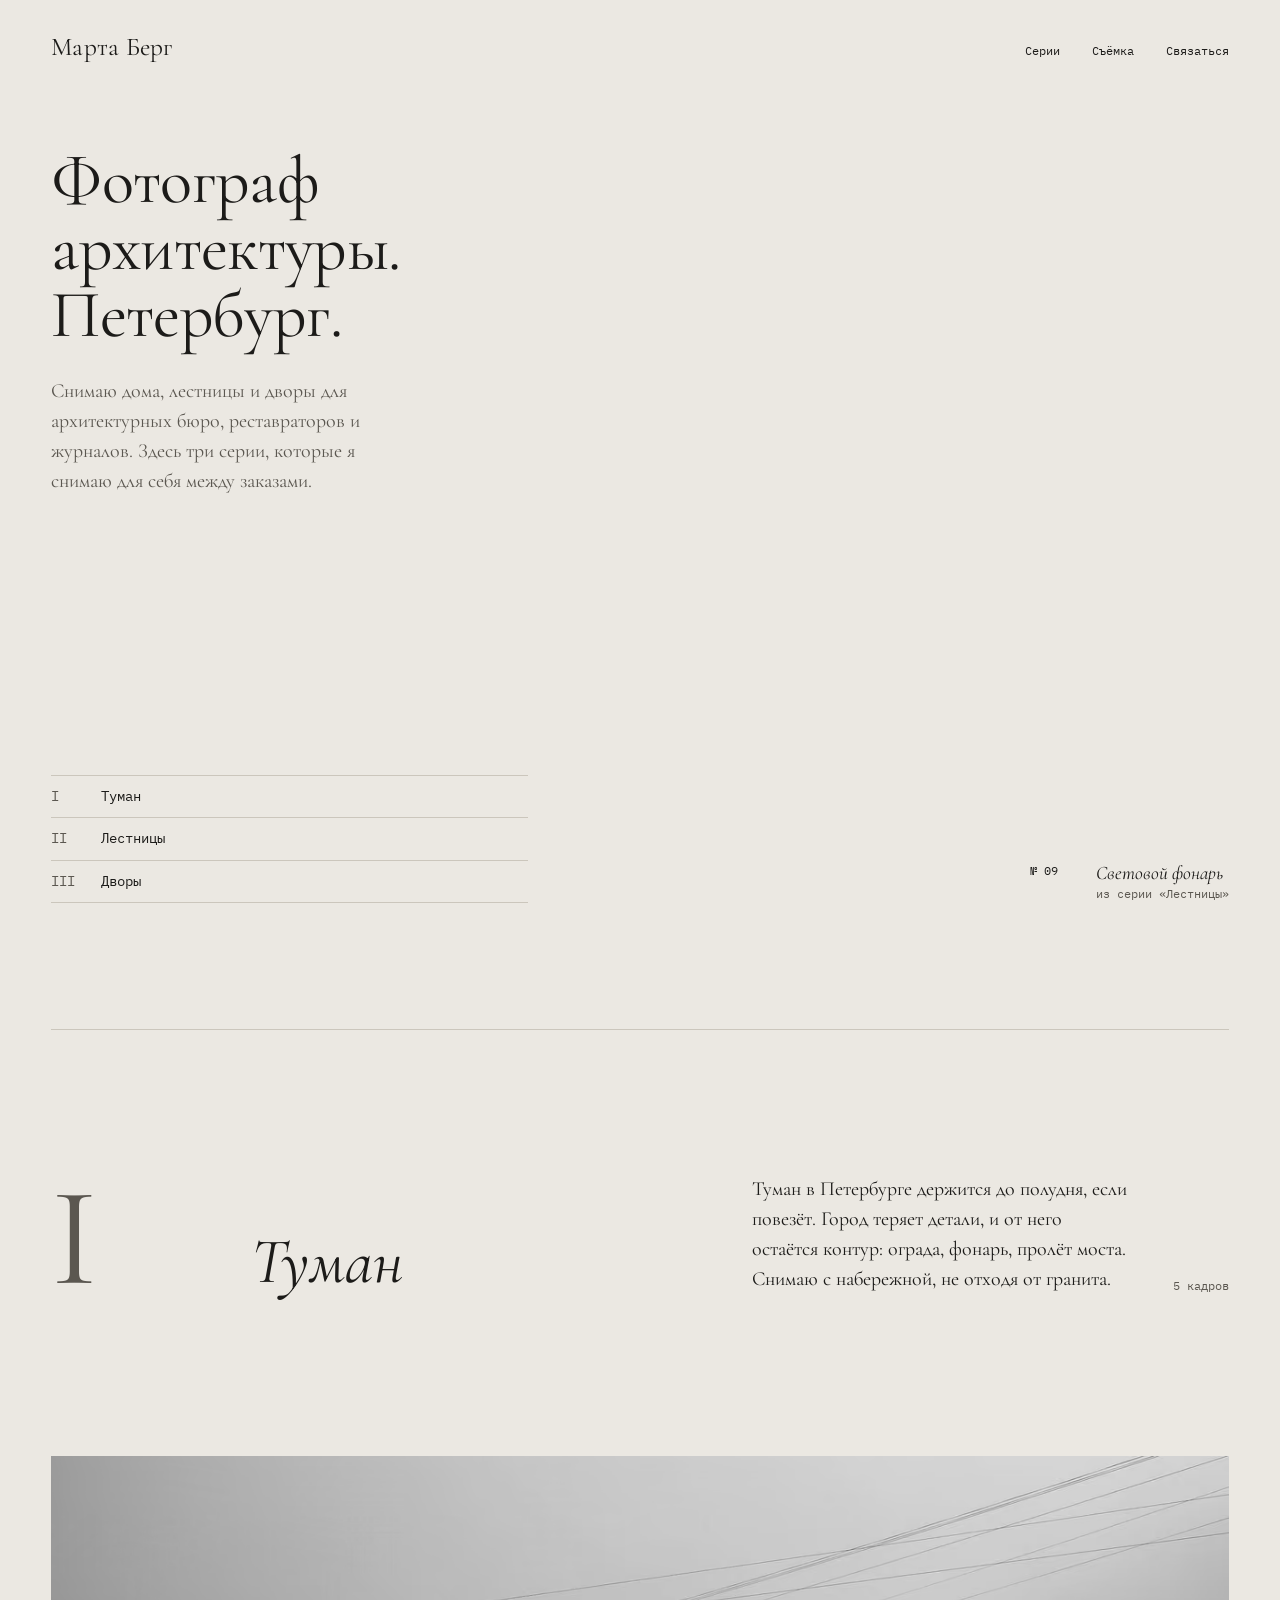
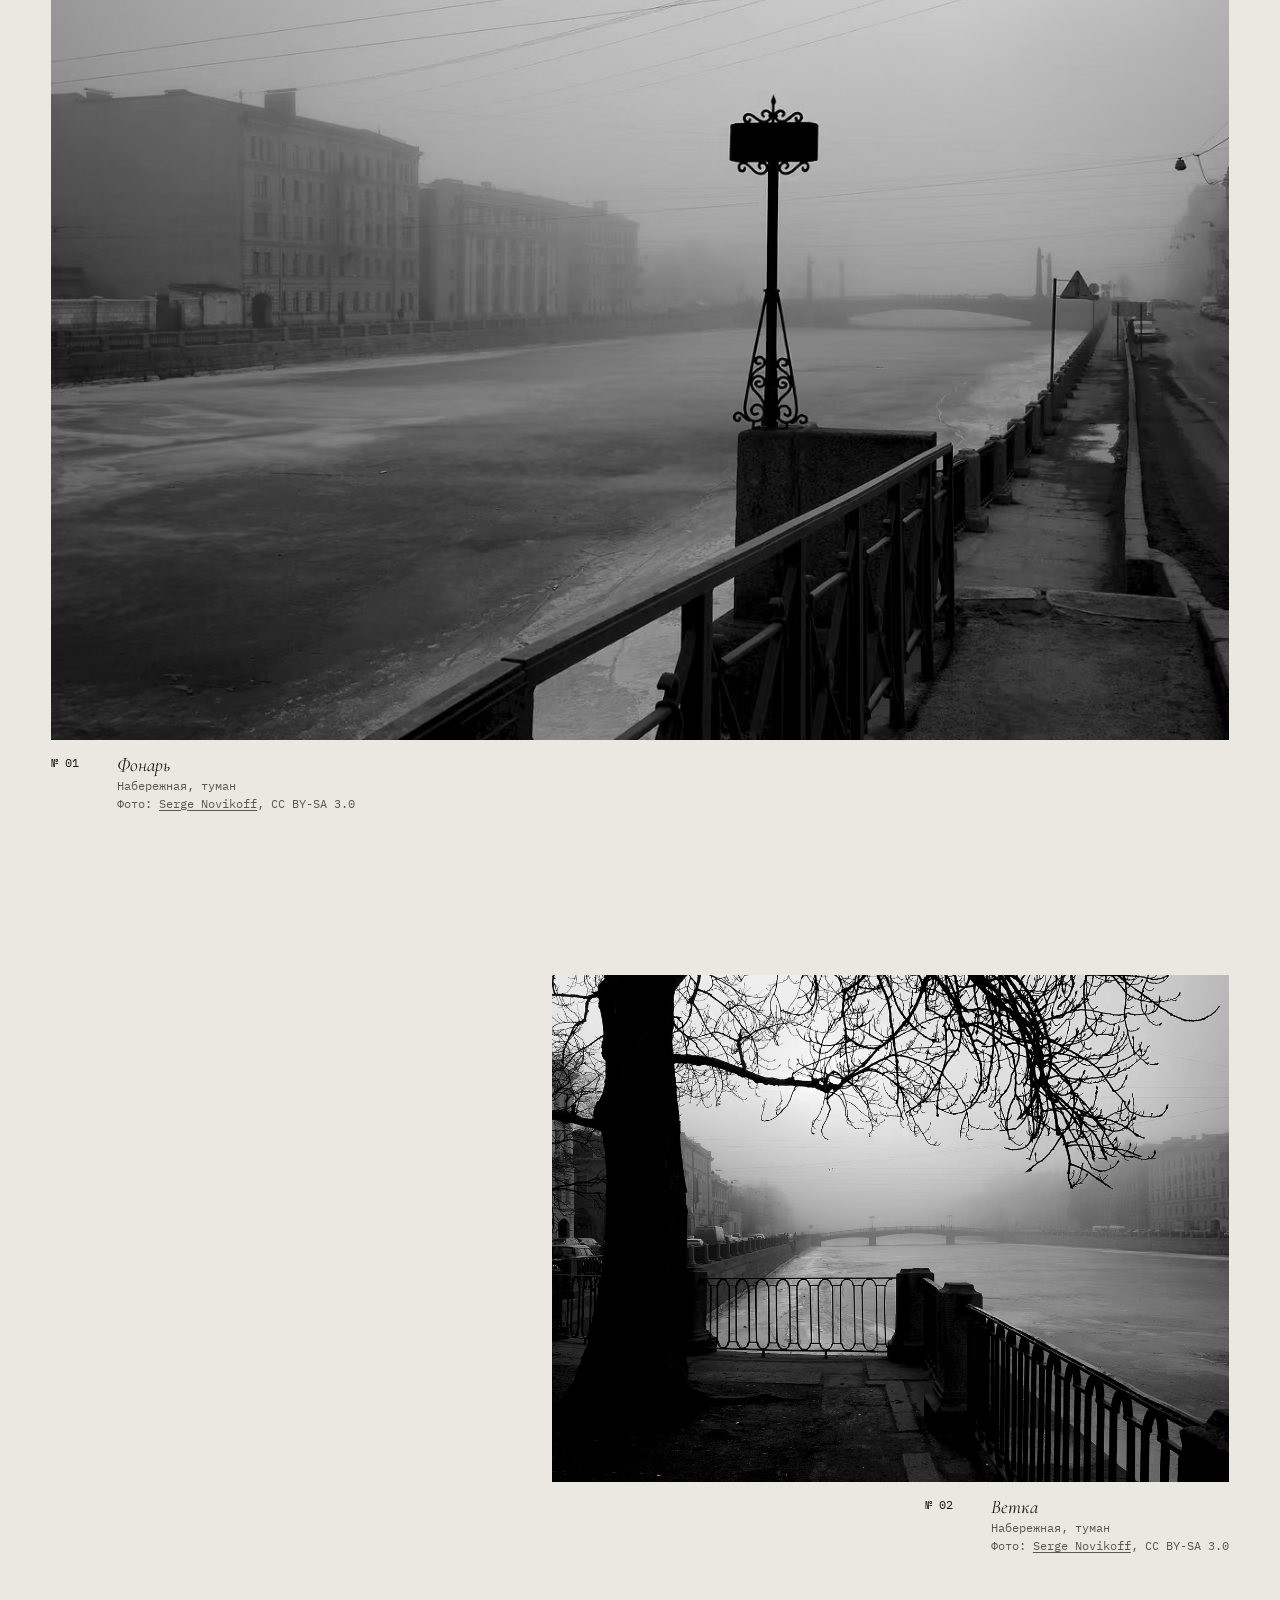
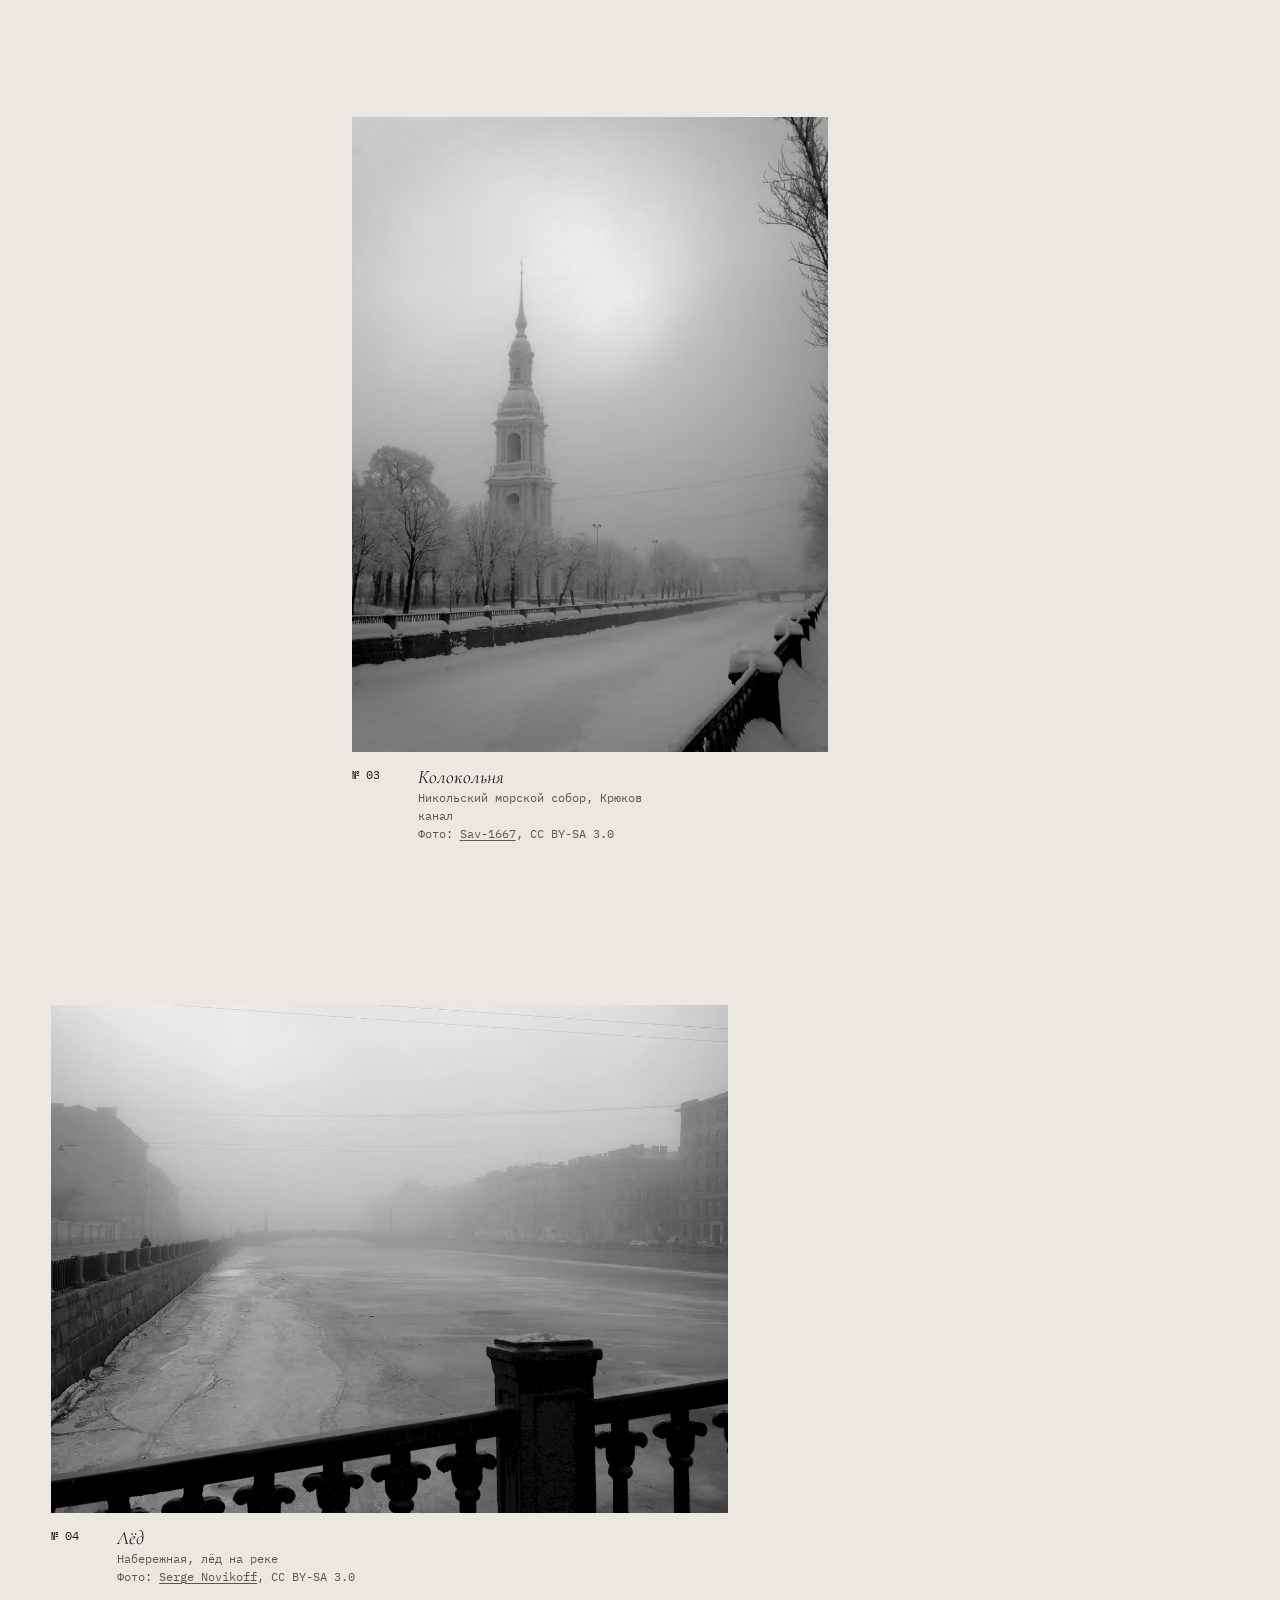
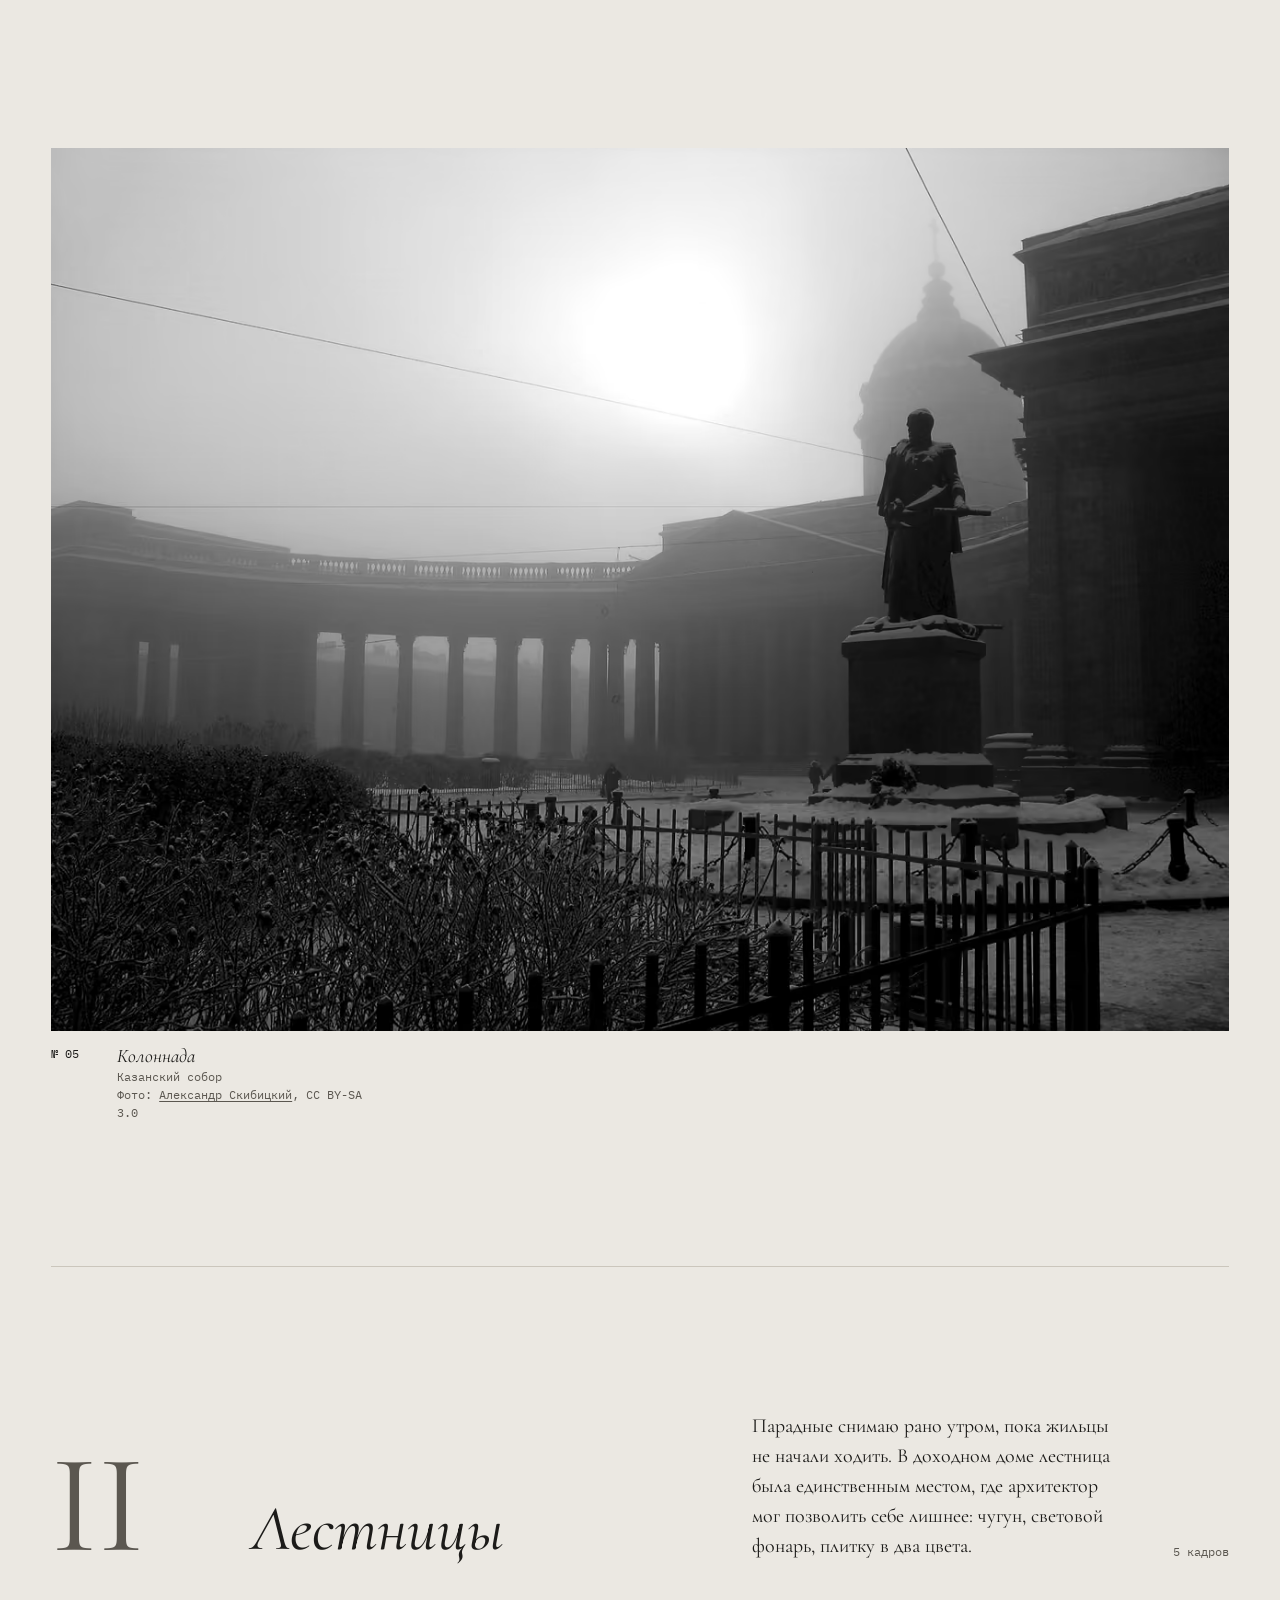
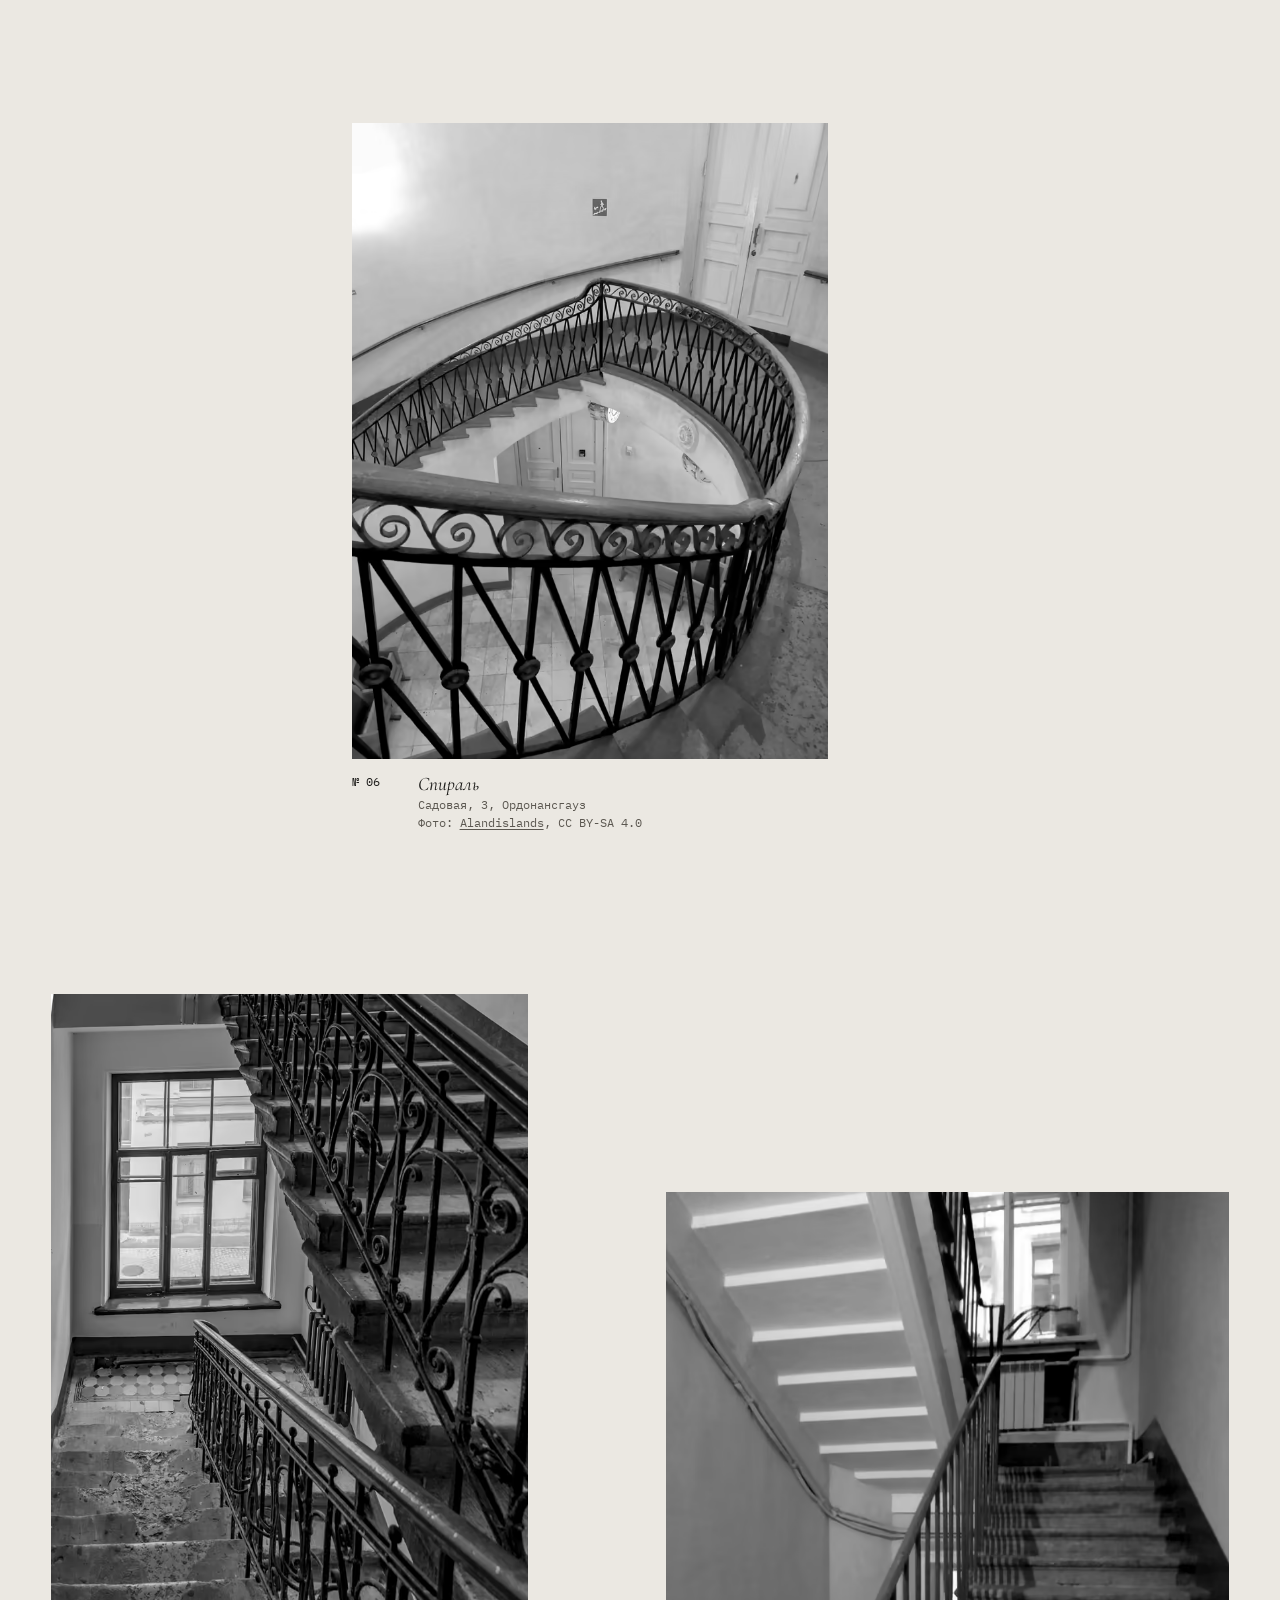
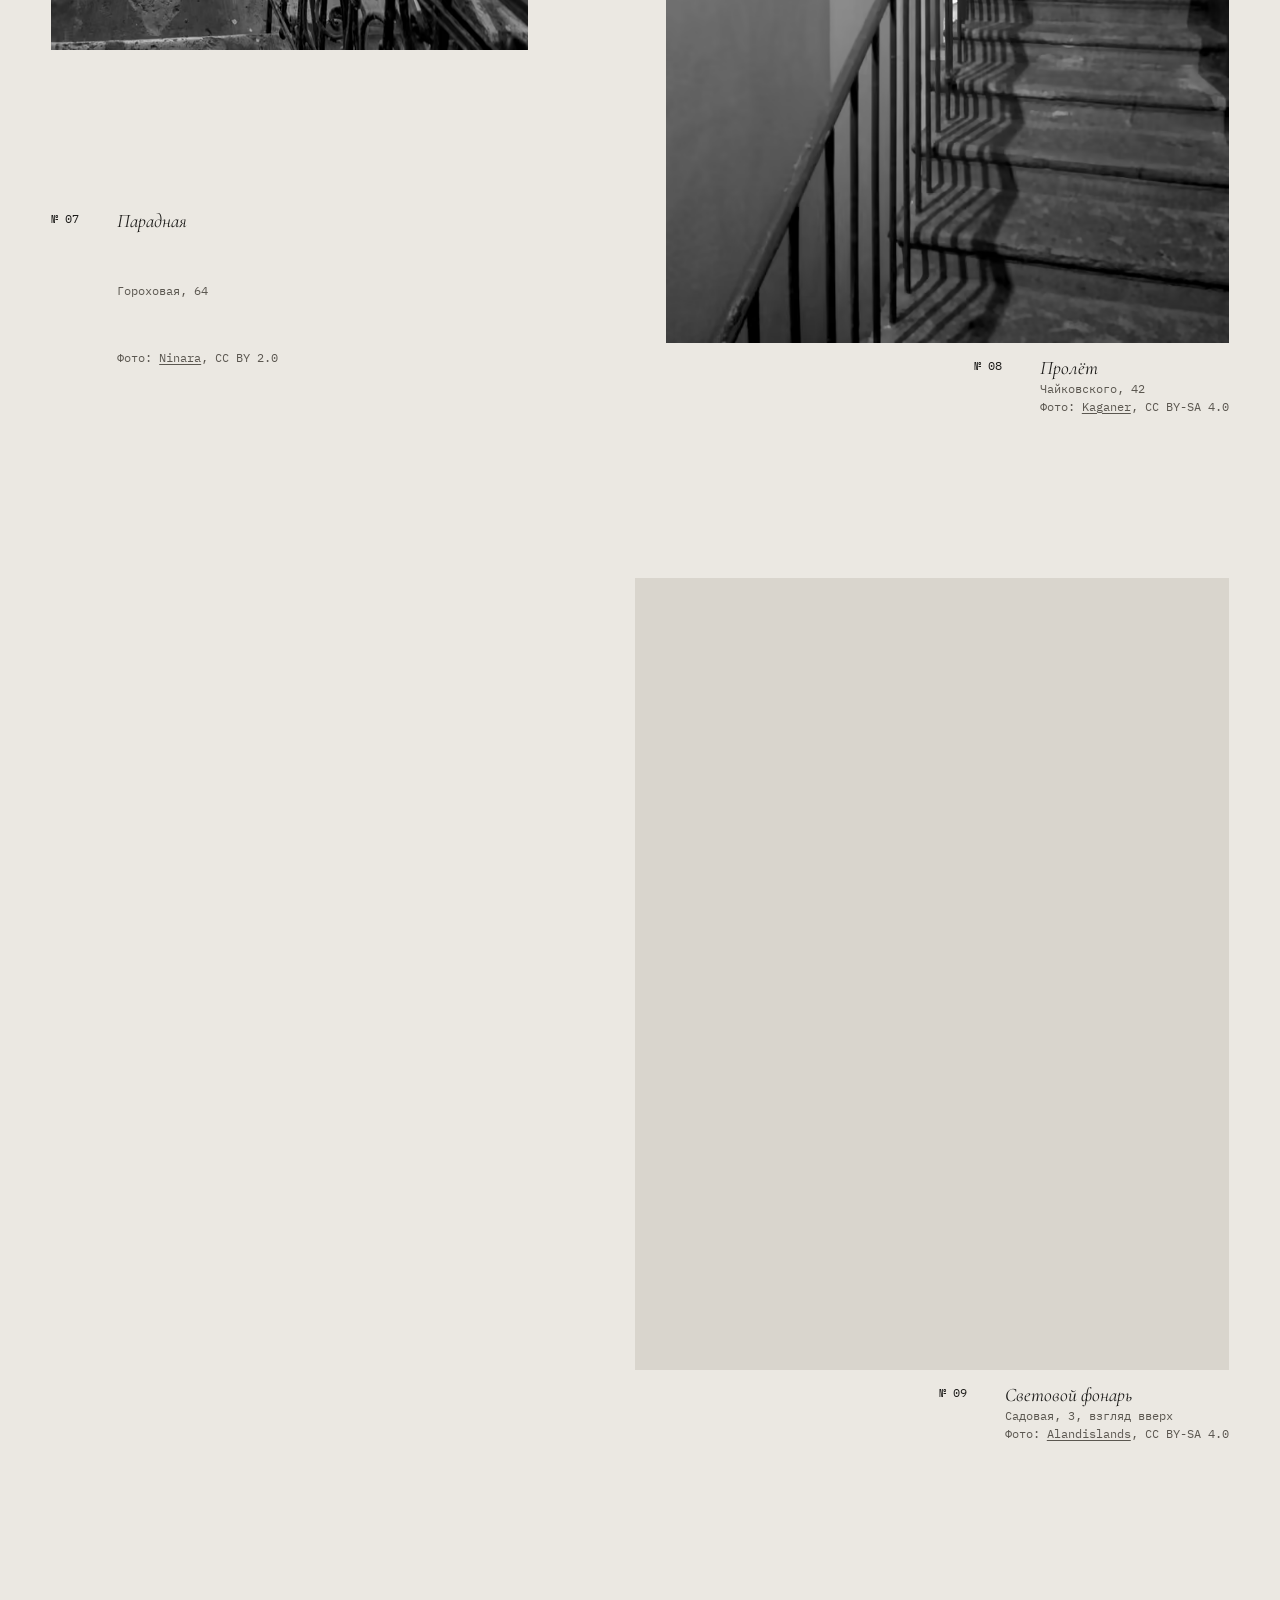
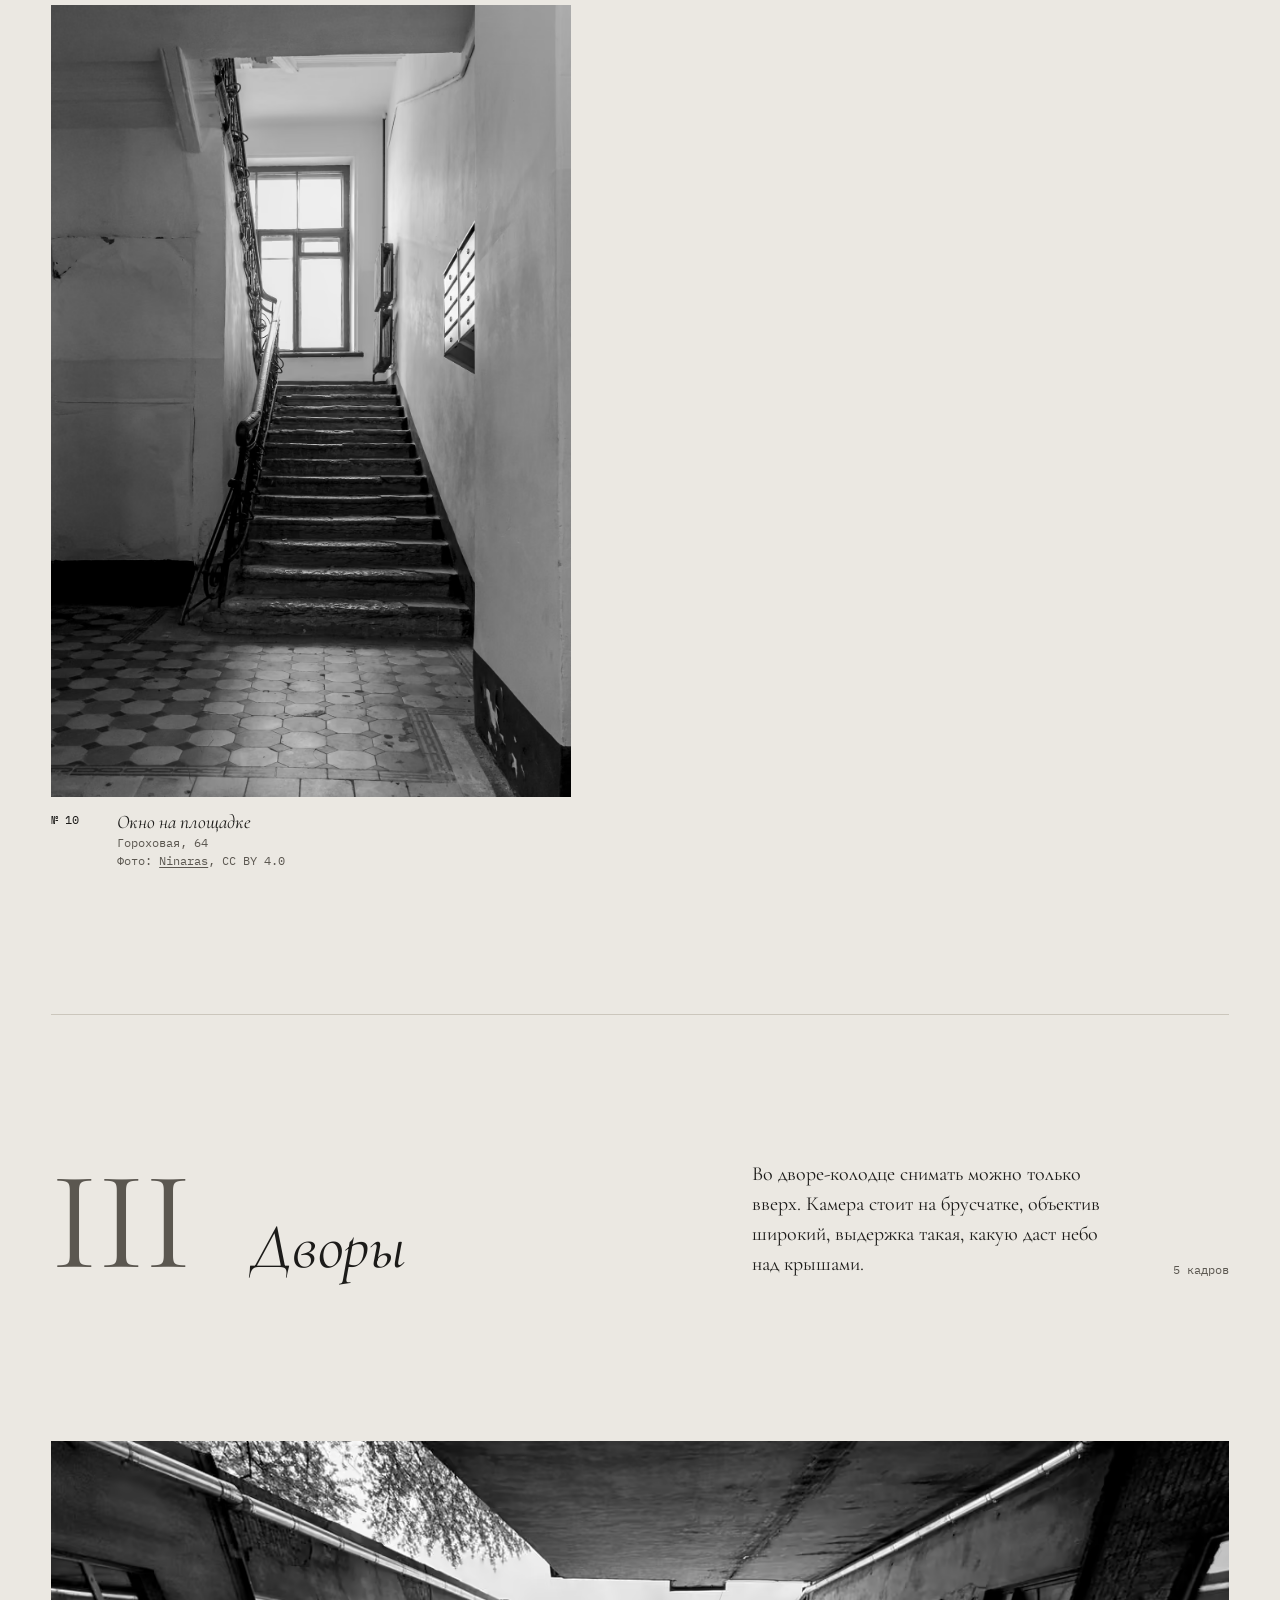
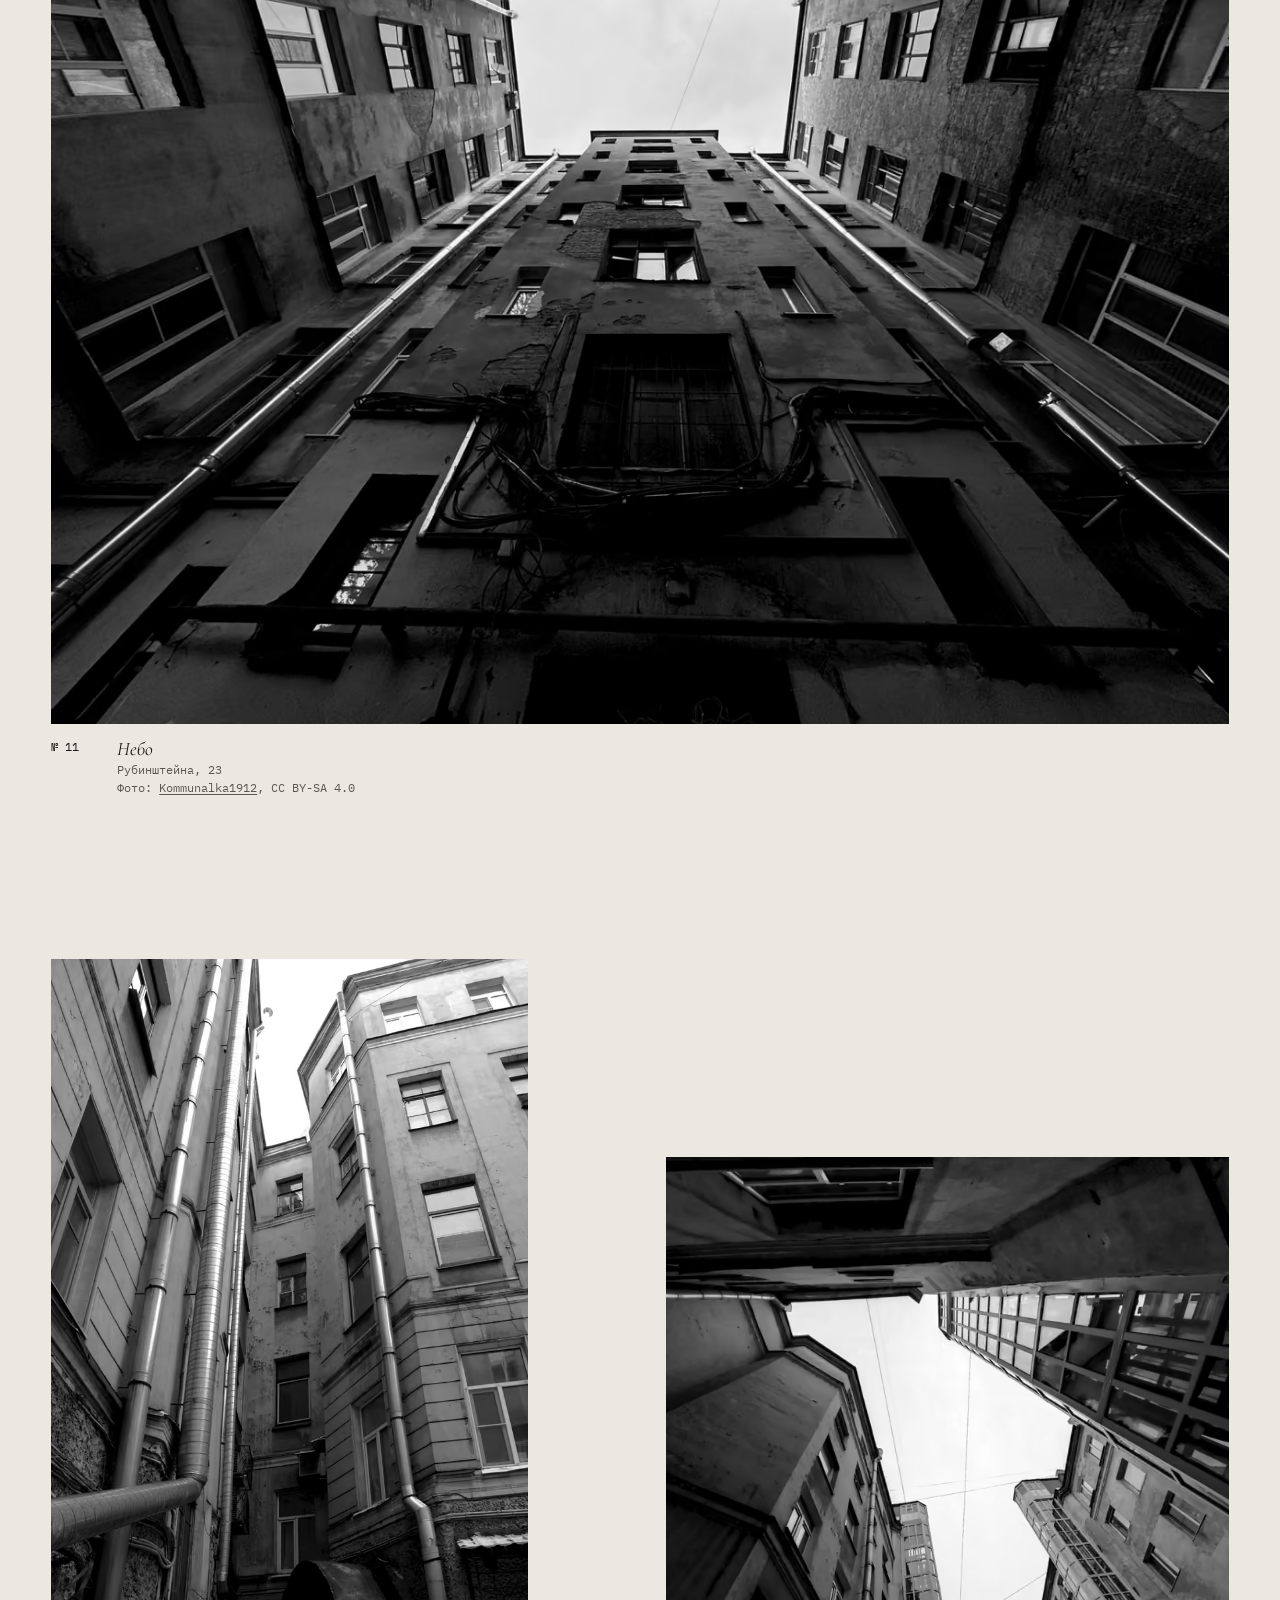
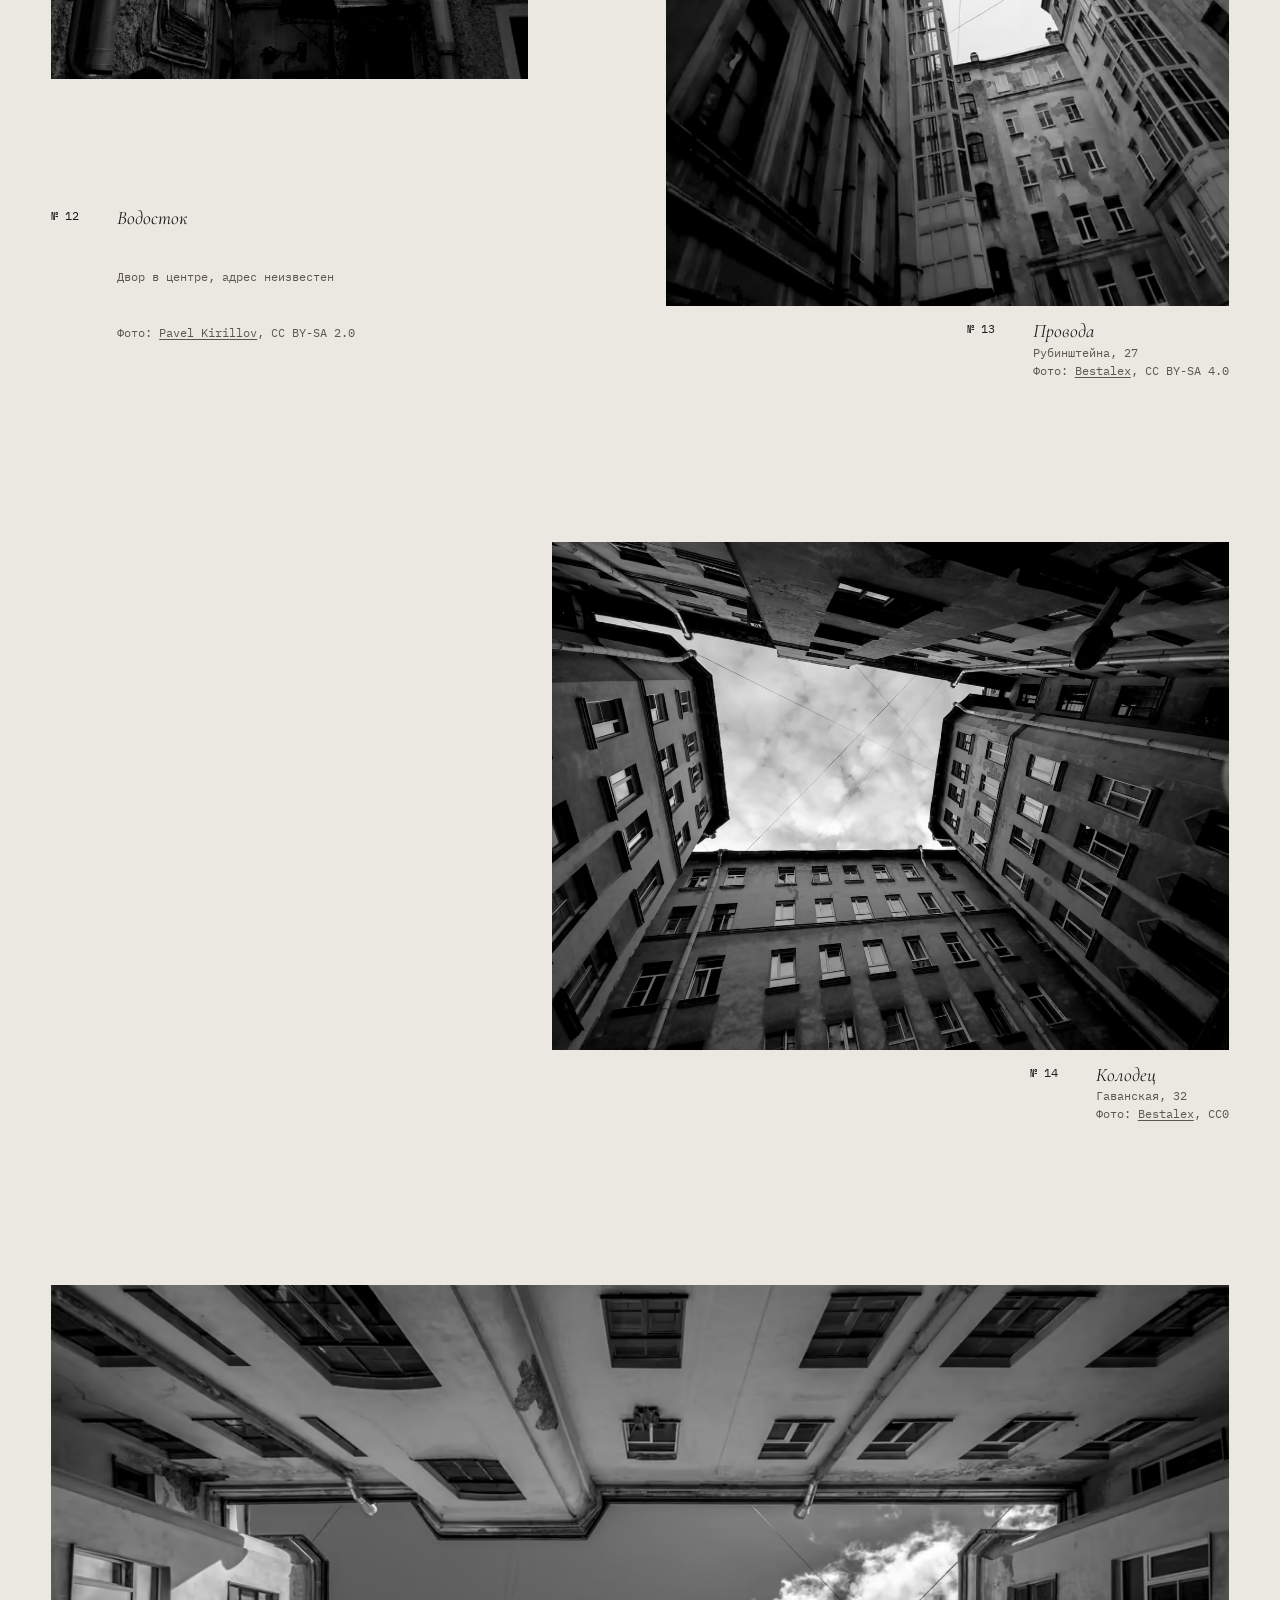
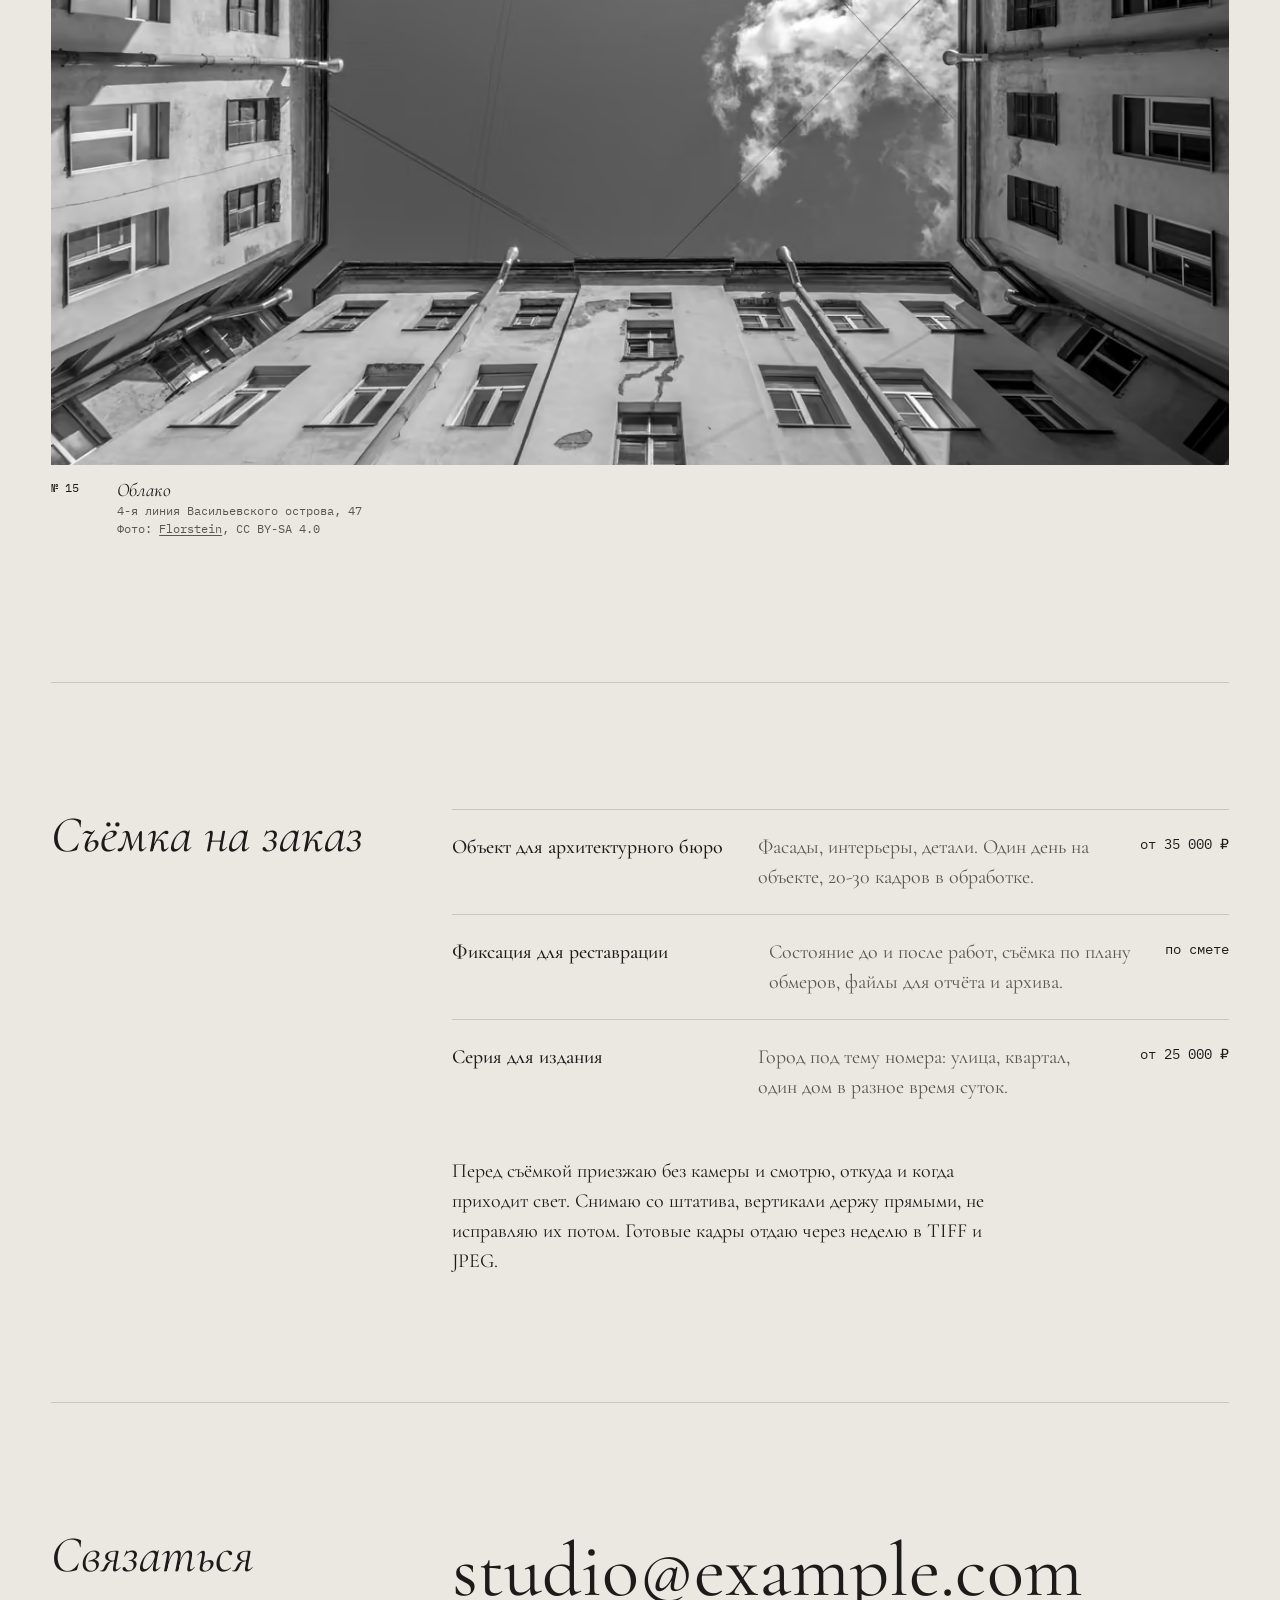
<file: index.html>
<!DOCTYPE html>
<html lang="ru">
<head>
  <meta charset="utf-8">
  <meta name="viewport" content="width=device-width, initial-scale=1">
  <title>Марта Берг, фотограф архитектуры. Петербург</title>
  <meta name="description" content="Марта Берг снимает архитектуру Петербурга: парадные, дворы-колодцы, набережные в тумане. Съёмка объектов для архитекторов, реставраторов и изданий. Концепт сайта.">
  <link rel="canonical" href="https://zaxdevv.github.io/marta-berg/">
  <meta property="og:type" content="website">
  <meta property="og:locale" content="ru_RU">
  <meta property="og:title" content="Марта Берг, фотограф архитектуры">
  <meta property="og:description" content="Три серии о Петербурге: туман, лестницы, дворы.">
  <meta property="og:url" content="https://zaxdevv.github.io/marta-berg/">
  <meta property="og:image" content="https://zaxdevv.github.io/marta-berg/og.jpg">
  <meta property="og:image:width" content="1200">
  <meta property="og:image:height" content="630">
  <meta name="twitter:card" content="summary_large_image">
  <meta name="theme-color" content="#ebe8e2">
  <link rel="icon" href="favicon.svg" type="image/svg+xml">
  <link rel="preload" href="fonts/cormorant-garamond-normal-400-cyrillic.woff2" as="font" type="font/woff2" crossorigin>
  <link rel="preload" href="fonts/ibm-plex-mono-normal-400-cyrillic.woff2" as="font" type="font/woff2" crossorigin>
  <link rel="stylesheet" href="css/fonts.css">
  <link rel="stylesheet" href="css/style.css">
</head>
<body>
  <a class="skip" href="#main">К фотографиям</a>
  <header class="top">
    <a class="top__name" href="./">Марта Берг</a>
    <nav class="top__nav" aria-label="Разделы">
      <a href="#tuman">Серии</a>
      <a href="#syomka">Съёмка</a>
      <a href="#kontakty">Связаться</a>
    </nav>
  </header>

  <main id="main">
    <section class="intro" aria-label="О фотографе">
      <p class="intro__line">Фотограф архитектуры. Петербург.</p>
      <p class="intro__text">Снимаю дома, лестницы и дворы для архитектурных бюро, реставраторов и журналов. Здесь три серии, которые я снимаю для себя между заказами.</p>
      <ol class="intro__index">
        <li><a href="#tuman"><span>I</span> Туман</a></li>
        <li><a href="#lestnicy"><span>II</span> Лестницы</a></li>
        <li><a href="#dvory"><span>III</span> Дворы</a></li>
      </ol>
      <figure class="intro__photo">
        <a class="frame__link" href="#lestnicy" aria-label="К серии «Лестницы»"><picture><source type="image/avif" srcset="img/lestnica-sadovaya-vverh-720.avif 720w, img/lestnica-sadovaya-vverh-1280.avif 1280w, img/lestnica-sadovaya-vverh-2000.avif 2000w" sizes="(min-width: 900px) 46vw, 100vw"><img src="img/lestnica-sadovaya-vverh-1280.webp" srcset="img/lestnica-sadovaya-vverh-720.webp 720w, img/lestnica-sadovaya-vverh-1280.webp 1280w, img/lestnica-sadovaya-vverh-2000.webp 2000w" sizes="(min-width: 900px) 46vw, 100vw" width="1280" height="1707" alt="Взгляд снизу вверх по спирали лестницы к круглому световому окну" fetchpriority="high" decoding="async"></picture></a>
        <figcaption class="label label--short"><span class="label__no">№ 09</span><span class="label__name">Световой фонарь</span><span class="label__place">из серии «Лестницы»</span></figcaption>
      </figure>
    </section>

    <section class="series" id="tuman" aria-labelledby="tuman-title">
      <header class="series__head">
        <p class="series__num" aria-hidden="true">I</p>
        <h2 class="series__title" id="tuman-title">Туман</h2>
        <p class="series__text">Туман в Петербурге держится до полудня, если повезёт. Город теряет детали, и от него остаётся контур: ограда, фонарь, пролёт моста. Снимаю с набережной, не отходя от гранита.</p>
        <p class="series__count">5 кадров</p>
      </header>
      <figure class="frame frame--wide">
        <a class="frame__link" href="img/tuman-fonar-2000.webp" data-full><picture><source type="image/avif" srcset="img/tuman-fonar-720.avif 720w, img/tuman-fonar-1280.avif 1280w, img/tuman-fonar-2000.avif 2000w" sizes="(min-width: 1360px) 1240px, calc(100vw - 2 * var(--pad, 20px))"><img src="img/tuman-fonar-1280.webp" srcset="img/tuman-fonar-720.webp 720w, img/tuman-fonar-1280.webp 1280w, img/tuman-fonar-2000.webp 2000w" sizes="(min-width: 1360px) 1240px, calc(100vw - 2 * var(--pad, 20px))" width="1280" height="960" alt="Набережная в густом тумане: фонарный столб на гранитной тумбе, вдали едва виден мост" loading="lazy" decoding="async"></picture></a>
        <figcaption class="label">
          <span class="label__no">№ 01</span>
          <span class="label__name">Фонарь</span>
          <span class="label__place">Набережная, туман</span>
          <span class="label__credit">Фото: <a href="https://commons.wikimedia.org/wiki/File:Myst_(202916037).jpeg">Serge Novikoff</a>, CC BY-SA 3.0</span>
        </figcaption>
      </figure>
      <figure class="frame frame--right">
        <a class="frame__link" href="img/tuman-vetka-2000.webp" data-full><picture><source type="image/avif" srcset="img/tuman-vetka-720.avif 720w, img/tuman-vetka-1280.avif 1280w, img/tuman-vetka-2000.avif 2000w" sizes="(min-width: 900px) 58vw, 100vw"><img src="img/tuman-vetka-1280.webp" srcset="img/tuman-vetka-720.webp 720w, img/tuman-vetka-1280.webp 1280w, img/tuman-vetka-2000.webp 2000w" sizes="(min-width: 900px) 58vw, 100vw" width="1280" height="960" alt="Голые ветви дерева над чугунной оградой, река и мост тонут в тумане" loading="lazy" decoding="async"></picture></a>
        <figcaption class="label">
          <span class="label__no">№ 02</span>
          <span class="label__name">Ветка</span>
          <span class="label__place">Набережная, туман</span>
          <span class="label__credit">Фото: <a href="https://commons.wikimedia.org/wiki/File:Myst_(202916175).jpeg">Serge Novikoff</a>, CC BY-SA 3.0</span>
        </figcaption>
      </figure>
      <figure class="frame frame--narrow">
        <a class="frame__link" href="img/tuman-kolokolnya-2000.webp" data-full><picture><source type="image/avif" srcset="img/tuman-kolokolnya-720.avif 720w, img/tuman-kolokolnya-1280.avif 1280w, img/tuman-kolokolnya-2000.avif 2000w" sizes="(min-width: 900px) 40vw, 100vw"><img src="img/tuman-kolokolnya-1280.webp" srcset="img/tuman-kolokolnya-720.webp 720w, img/tuman-kolokolnya-1280.webp 1280w, img/tuman-kolokolnya-2000.webp 2000w" sizes="(min-width: 900px) 40vw, 100vw" width="1280" height="1704" alt="Колокольня собора проступает сквозь снежный туман над заснеженным каналом" loading="lazy" decoding="async"></picture></a>
        <figcaption class="label">
          <span class="label__no">№ 03</span>
          <span class="label__name">Колокольня</span>
          <span class="label__place">Никольский морской собор, Крюков канал</span>
          <span class="label__credit">Фото: <a href="https://commons.wikimedia.org/wiki/File:%D0%9A%D0%BE%D0%BB%D0%BE%D0%BA%D0%BE%D0%BB%D1%8C%D0%BD%D1%8F_%D0%9C%D0%BE%D1%80%D1%81%D0%BA%D0%BE%D0%B3%D0%BE_%D1%81%D0%BE%D0%B1%D0%BE%D1%80%D0%B0.jpg">Sav-1667</a>, CC BY-SA 3.0</span>
        </figcaption>
      </figure>
      <figure class="frame frame--left">
        <a class="frame__link" href="img/tuman-tumba-2000.webp" data-full><picture><source type="image/avif" srcset="img/tuman-tumba-720.avif 720w, img/tuman-tumba-1280.avif 1280w, img/tuman-tumba-2000.avif 2000w" sizes="(min-width: 900px) 58vw, 100vw"><img src="img/tuman-tumba-1280.webp" srcset="img/tuman-tumba-720.webp 720w, img/tuman-tumba-1280.webp 1280w, img/tuman-tumba-2000.webp 2000w" sizes="(min-width: 900px) 58vw, 100vw" width="1280" height="960" alt="Гранитная тумба и решётка набережной, река подо льдом уходит в туман" loading="lazy" decoding="async"></picture></a>
        <figcaption class="label">
          <span class="label__no">№ 04</span>
          <span class="label__name">Лёд</span>
          <span class="label__place">Набережная, лёд на реке</span>
          <span class="label__credit">Фото: <a href="https://commons.wikimedia.org/wiki/File:Myst_(202916253).jpeg">Serge Novikoff</a>, CC BY-SA 3.0</span>
        </figcaption>
      </figure>
      <figure class="frame frame--wide">
        <a class="frame__link" href="img/tuman-kolonnada-2000.webp" data-full><picture><source type="image/avif" srcset="img/tuman-kolonnada-720.avif 720w, img/tuman-kolonnada-1280.avif 1280w, img/tuman-kolonnada-2000.avif 2000w" sizes="(min-width: 1360px) 1240px, calc(100vw - 2 * var(--pad, 20px))"><img src="img/tuman-kolonnada-1280.webp" srcset="img/tuman-kolonnada-720.webp 720w, img/tuman-kolonnada-1280.webp 1280w, img/tuman-kolonnada-2000.webp 2000w" sizes="(min-width: 1360px) 1240px, calc(100vw - 2 * var(--pad, 20px))" width="1280" height="960" alt="Колоннада собора и памятник в утреннем тумане, на переднем плане ограда сквера" loading="lazy" decoding="async"></picture></a>
        <figcaption class="label">
          <span class="label__no">№ 05</span>
          <span class="label__name">Колоннада</span>
          <span class="label__place">Казанский собор</span>
          <span class="label__credit">Фото: <a href="https://commons.wikimedia.org/wiki/File:%D0%9A%D0%BE%D0%BC%D0%B0%D0%BD%D0%B4%D0%BE%D1%80.jpg">Александр Скибицкий</a>, CC BY-SA 3.0</span>
        </figcaption>
      </figure>
    </section>
    <section class="series" id="lestnicy" aria-labelledby="lestnicy-title">
      <header class="series__head">
        <p class="series__num" aria-hidden="true">II</p>
        <h2 class="series__title" id="lestnicy-title">Лестницы</h2>
        <p class="series__text">Парадные снимаю рано утром, пока жильцы не начали ходить. В доходном доме лестница была единственным местом, где архитектор мог позволить себе лишнее: чугун, световой фонарь, плитку в два цвета.</p>
        <p class="series__count">5 кадров</p>
      </header>
      <figure class="frame frame--narrow">
        <a class="frame__link" href="img/lestnica-sadovaya-2000.webp" data-full><picture><source type="image/avif" srcset="img/lestnica-sadovaya-720.avif 720w, img/lestnica-sadovaya-1280.avif 1280w, img/lestnica-sadovaya-2000.avif 2000w" sizes="(min-width: 900px) 40vw, 100vw"><img src="img/lestnica-sadovaya-1280.webp" srcset="img/lestnica-sadovaya-720.webp 720w, img/lestnica-sadovaya-1280.webp 1280w, img/lestnica-sadovaya-2000.webp 2000w" sizes="(min-width: 900px) 40vw, 100vw" width="1280" height="1707" alt="Овальная лестница с чугунными перилами, вид сверху в пролёт" loading="lazy" decoding="async"></picture></a>
        <figcaption class="label">
          <span class="label__no">№ 06</span>
          <span class="label__name">Спираль</span>
          <span class="label__place">Садовая, 3, Ордонансгауз</span>
          <span class="label__credit">Фото: <a href="https://commons.wikimedia.org/wiki/File:Ordonnance_Haus_internal_staircase,_Sadovaya_3,_Saint_Petersburg_iii.jpg">Alandislands</a>, CC BY-SA 4.0</span>
        </figcaption>
      </figure>
      <figure class="frame frame--pair-a">
        <a class="frame__link" href="img/lestnica-gorohovaya-2000.webp" data-full><picture><source type="image/avif" srcset="img/lestnica-gorohovaya-720.avif 720w, img/lestnica-gorohovaya-1280.avif 1280w, img/lestnica-gorohovaya-2000.avif 2000w" sizes="(min-width: 900px) 44vw, 100vw"><img src="img/lestnica-gorohovaya-1280.webp" srcset="img/lestnica-gorohovaya-720.webp 720w, img/lestnica-gorohovaya-1280.webp 1280w, img/lestnica-gorohovaya-2000.webp 2000w" sizes="(min-width: 900px) 44vw, 100vw" width="1280" height="1761" alt="Марши лестницы с кованой решёткой, на площадке высокое окно" loading="lazy" decoding="async"></picture></a>
        <figcaption class="label">
          <span class="label__no">№ 07</span>
          <span class="label__name">Парадная</span>
          <span class="label__place">Гороховая, 64</span>
          <span class="label__credit">Фото: <a href="https://commons.wikimedia.org/wiki/File:Gorohovaya_Street_64_4A7A3585_Saint_Petersburg_(35769615751).jpg">Ninara</a>, CC BY 2.0</span>
        </figcaption>
      </figure>
      <figure class="frame frame--pair-b">
        <a class="frame__link" href="img/lestnica-chaikovskogo-2000.webp" data-full><picture><source type="image/avif" srcset="img/lestnica-chaikovskogo-720.avif 720w, img/lestnica-chaikovskogo-1280.avif 1280w, img/lestnica-chaikovskogo-2000.avif 2000w" sizes="(min-width: 900px) 44vw, 100vw"><img src="img/lestnica-chaikovskogo-1280.webp" srcset="img/lestnica-chaikovskogo-720.webp 720w, img/lestnica-chaikovskogo-1280.webp 1280w, img/lestnica-chaikovskogo-2000.webp 2000w" sizes="(min-width: 900px) 44vw, 100vw" width="1280" height="1707" alt="Узкий лестничный пролёт, тень от перил ложится на ступени" loading="lazy" decoding="async"></picture></a>
        <figcaption class="label">
          <span class="label__no">№ 08</span>
          <span class="label__name">Пролёт</span>
          <span class="label__place">Чайковского, 42</span>
          <span class="label__credit">Фото: <a href="https://commons.wikimedia.org/wiki/File:SPb_Tchaikovsky,_42_-_staircase_in_door_(2024-09-26).jpg">Kaganer</a>, CC BY-SA 4.0</span>
        </figcaption>
      </figure>
      <figure class="frame frame--right">
        <a class="frame__link" href="img/lestnica-sadovaya-vverh-2000.webp" data-full><picture><source type="image/avif" srcset="img/lestnica-sadovaya-vverh-720.avif 720w, img/lestnica-sadovaya-vverh-1280.avif 1280w, img/lestnica-sadovaya-vverh-2000.avif 2000w" sizes="(min-width: 900px) 58vw, 100vw"><img src="img/lestnica-sadovaya-vverh-1280.webp" srcset="img/lestnica-sadovaya-vverh-720.webp 720w, img/lestnica-sadovaya-vverh-1280.webp 1280w, img/lestnica-sadovaya-vverh-2000.webp 2000w" sizes="(min-width: 900px) 58vw, 100vw" width="1280" height="1707" alt="Взгляд снизу вверх по спирали лестницы к круглому световому окну" loading="lazy" decoding="async"></picture></a>
        <figcaption class="label">
          <span class="label__no">№ 09</span>
          <span class="label__name">Световой фонарь</span>
          <span class="label__place">Садовая, 3, взгляд вверх</span>
          <span class="label__credit">Фото: <a href="https://commons.wikimedia.org/wiki/File:Ordonnance_Haus_internal_staircase,_Sadovaya_3,_Saint_Petersburg_v.jpg">Alandislands</a>, CC BY-SA 4.0</span>
        </figcaption>
      </figure>
      <figure class="frame frame--left">
        <a class="frame__link" href="img/lestnica-gorohovaya-2-1984.webp" data-full><picture><source type="image/avif" srcset="img/lestnica-gorohovaya-2-720.avif 720w, img/lestnica-gorohovaya-2-1280.avif 1280w, img/lestnica-gorohovaya-2-1984.avif 1984w" sizes="(min-width: 900px) 58vw, 100vw"><img src="img/lestnica-gorohovaya-2-1280.webp" srcset="img/lestnica-gorohovaya-2-720.webp 720w, img/lestnica-gorohovaya-2-1280.webp 1280w, img/lestnica-gorohovaya-2-1984.webp 1984w" sizes="(min-width: 900px) 58vw, 100vw" width="1280" height="1951" alt="Прямой марш лестницы ведёт к окну, пол выложен плиткой" loading="lazy" decoding="async"></picture></a>
        <figcaption class="label">
          <span class="label__no">№ 10</span>
          <span class="label__name">Окно на площадке</span>
          <span class="label__place">Гороховая, 64</span>
          <span class="label__credit">Фото: <a href="https://commons.wikimedia.org/wiki/File:Gorokhovaya_street_64_in_Saint-Petersburg,_Russia.jpg">Ninaras</a>, CC BY 4.0</span>
        </figcaption>
      </figure>
    </section>
    <section class="series" id="dvory" aria-labelledby="dvory-title">
      <header class="series__head">
        <p class="series__num" aria-hidden="true">III</p>
        <h2 class="series__title" id="dvory-title">Дворы</h2>
        <p class="series__text">Во дворе-колодце снимать можно только вверх. Камера стоит на брусчатке, объектив широкий, выдержка такая, какую даст небо над крышами.</p>
        <p class="series__count">5 кадров</p>
      </header>
      <figure class="frame frame--wide">
        <a class="frame__link" href="img/dvor-rubinshteina-23-2000.webp" data-full><picture><source type="image/avif" srcset="img/dvor-rubinshteina-23-720.avif 720w, img/dvor-rubinshteina-23-1280.avif 1280w, img/dvor-rubinshteina-23-2000.avif 2000w" sizes="(min-width: 1360px) 1240px, calc(100vw - 2 * var(--pad, 20px))"><img src="img/dvor-rubinshteina-23-1280.webp" srcset="img/dvor-rubinshteina-23-720.webp 720w, img/dvor-rubinshteina-23-1280.webp 1280w, img/dvor-rubinshteina-23-2000.webp 2000w" sizes="(min-width: 1360px) 1240px, calc(100vw - 2 * var(--pad, 20px))" width="1280" height="960" alt="Двор-колодец снизу: стены с окнами сходятся к прямоугольнику неба" loading="lazy" decoding="async"></picture></a>
        <figcaption class="label">
          <span class="label__no">№ 11</span>
          <span class="label__name">Небо</span>
          <span class="label__place">Рубинштейна, 23</span>
          <span class="label__credit">Фото: <a href="https://commons.wikimedia.org/wiki/File:Rubinstein_Street_23_(Saint_Petersburg)_-_courtyard.jpg">Kommunalka1912</a>, CC BY-SA 4.0</span>
        </figcaption>
      </figure>
      <figure class="frame frame--pair-a">
        <a class="frame__link" href="img/dvor-bez-adresa-2000.webp" data-full><picture><source type="image/avif" srcset="img/dvor-bez-adresa-720.avif 720w, img/dvor-bez-adresa-1280.avif 1280w, img/dvor-bez-adresa-2000.avif 2000w" sizes="(min-width: 900px) 44vw, 100vw"><img src="img/dvor-bez-adresa-1280.webp" srcset="img/dvor-bez-adresa-720.webp 720w, img/dvor-bez-adresa-1280.webp 1280w, img/dvor-bez-adresa-2000.webp 2000w" sizes="(min-width: 900px) 44vw, 100vw" width="1280" height="1933" alt="Узкий двор, водосточные трубы тянутся вверх по стенам" loading="lazy" decoding="async"></picture></a>
        <figcaption class="label">
          <span class="label__no">№ 12</span>
          <span class="label__name">Водосток</span>
          <span class="label__place">Двор в центре, адрес неизвестен</span>
          <span class="label__credit">Фото: <a href="https://commons.wikimedia.org/wiki/File:Courtyards_of_St.Petersburg_(25563816025).jpg">Pavel Kirillov</a>, CC BY-SA 2.0</span>
        </figcaption>
      </figure>
      <figure class="frame frame--pair-b">
        <a class="frame__link" href="img/dvor-rubinshteina-27-2000.webp" data-full><picture><source type="image/avif" srcset="img/dvor-rubinshteina-27-720.avif 720w, img/dvor-rubinshteina-27-1280.avif 1280w, img/dvor-rubinshteina-27-2000.avif 2000w" sizes="(min-width: 900px) 44vw, 100vw"><img src="img/dvor-rubinshteina-27-1280.webp" srcset="img/dvor-rubinshteina-27-720.webp 720w, img/dvor-rubinshteina-27-1280.webp 1280w, img/dvor-rubinshteina-27-2000.webp 2000w" sizes="(min-width: 900px) 44vw, 100vw" width="1280" height="1704" alt="Стены двора снизу вверх, между ними натянуты провода" loading="lazy" decoding="async"></picture></a>
        <figcaption class="label">
          <span class="label__no">№ 13</span>
          <span class="label__name">Провода</span>
          <span class="label__place">Рубинштейна, 27</span>
          <span class="label__credit">Фото: <a href="https://commons.wikimedia.org/wiki/File:Saint_Petersburg._Rubinshteyn_Street,_27._Courtyard._-2024-01-28.jpg">Bestalex</a>, CC BY-SA 4.0</span>
        </figcaption>
      </figure>
      <figure class="frame frame--right">
        <a class="frame__link" href="img/dvor-gavanskaya-2000.webp" data-full><picture><source type="image/avif" srcset="img/dvor-gavanskaya-720.avif 720w, img/dvor-gavanskaya-1280.avif 1280w, img/dvor-gavanskaya-2000.avif 2000w" sizes="(min-width: 900px) 58vw, 100vw"><img src="img/dvor-gavanskaya-1280.webp" srcset="img/dvor-gavanskaya-720.webp 720w, img/dvor-gavanskaya-1280.webp 1280w, img/dvor-gavanskaya-2000.webp 2000w" sizes="(min-width: 900px) 58vw, 100vw" width="1280" height="962" alt="Двор-колодец, вид вверх на облачное небо" loading="lazy" decoding="async"></picture></a>
        <figcaption class="label">
          <span class="label__no">№ 14</span>
          <span class="label__name">Колодец</span>
          <span class="label__place">Гаванская, 32</span>
          <span class="label__credit">Фото: <a href="https://commons.wikimedia.org/wiki/File:Saint_Petersburg._Gavanskaya_St.,_32_-_courtyard.jpg">Bestalex</a>, CC0</span>
        </figcaption>
      </figure>
      <figure class="frame frame--wide">
        <a class="frame__link" href="img/dvor-4-liniya-2000.webp" data-full><picture><source type="image/avif" srcset="img/dvor-4-liniya-720.avif 720w, img/dvor-4-liniya-1280.avif 1280w, img/dvor-4-liniya-2000.avif 2000w" sizes="(min-width: 1360px) 1240px, calc(100vw - 2 * var(--pad, 20px))"><img src="img/dvor-4-liniya-1280.webp" srcset="img/dvor-4-liniya-720.webp 720w, img/dvor-4-liniya-1280.webp 1280w, img/dvor-4-liniya-2000.webp 2000w" sizes="(min-width: 1360px) 1240px, calc(100vw - 2 * var(--pad, 20px))" width="1280" height="848" alt="Стены двора обрамляют облако на тёмном небе" loading="lazy" decoding="async"></picture></a>
        <figcaption class="label">
          <span class="label__no">№ 15</span>
          <span class="label__name">Облако</span>
          <span class="label__place">4-я линия Васильевского острова, 47</span>
          <span class="label__credit">Фото: <a href="https://commons.wikimedia.org/wiki/File:Courtyards_of_SPB_03.jpg">Florstein</a>, CC BY-SA 4.0</span>
        </figcaption>
      </figure>
    </section>

    <section class="work" id="syomka" aria-labelledby="syomka-title">
      <h2 id="syomka-title">Съёмка на заказ</h2>
      <dl class="work__list">
        <div>
          <dt>Объект для архитектурного бюро</dt>
          <dd>Фасады, интерьеры, детали. Один день на объекте, 20-30 кадров в обработке.</dd>
          <dd class="work__price">от 35 000 ₽</dd>
        </div>
        <div>
          <dt>Фиксация для реставрации</dt>
          <dd>Состояние до и после работ, съёмка по плану обмеров, файлы для отчёта и архива.</dd>
          <dd class="work__price">по смете</dd>
        </div>
        <div>
          <dt>Серия для издания</dt>
          <dd>Город под тему номера: улица, квартал, один дом в разное время суток.</dd>
          <dd class="work__price">от 25 000 ₽</dd>
        </div>
      </dl>
      <p class="work__note">Перед съёмкой приезжаю без камеры и смотрю, откуда и когда приходит свет. Снимаю со штатива, вертикали держу прямыми, не исправляю их потом. Готовые кадры отдаю через неделю в TIFF и JPEG.</p>
    </section>

    <section class="contact" id="kontakty" aria-labelledby="kontakty-title">
      <h2 id="kontakty-title">Связаться</h2>
      <p><a class="contact__mail" href="mailto:studio@example.com">studio@example.com</a></p>
      <p class="contact__text">Напишите, что за объект и к какому сроку нужны кадры. Отвечаю в течение дня. Снимаю в Петербурге и области, выезд в другие города обсуждаем отдельно.</p>
    </section>

    <section class="catalog" aria-labelledby="catalog-title">
      <h2 id="catalog-title">Каталог</h2>
      <div class="catalog__scroll" tabindex="0">
        <table>
          <thead><tr><th scope="col">№</th><th scope="col">Название</th><th scope="col">Место</th><th scope="col">Автор</th><th scope="col">Лицензия</th></tr></thead>
          <tbody>
          <tr><td>01</td><td>Фонарь</td><td>Набережная, туман</td><td><a href="https://commons.wikimedia.org/wiki/File:Myst_(202916037).jpeg">Serge Novikoff</a></td><td>CC BY-SA 3.0</td></tr>
          <tr><td>02</td><td>Ветка</td><td>Набережная, туман</td><td><a href="https://commons.wikimedia.org/wiki/File:Myst_(202916175).jpeg">Serge Novikoff</a></td><td>CC BY-SA 3.0</td></tr>
          <tr><td>03</td><td>Колокольня</td><td>Никольский морской собор, Крюков канал</td><td><a href="https://commons.wikimedia.org/wiki/File:%D0%9A%D0%BE%D0%BB%D0%BE%D0%BA%D0%BE%D0%BB%D1%8C%D0%BD%D1%8F_%D0%9C%D0%BE%D1%80%D1%81%D0%BA%D0%BE%D0%B3%D0%BE_%D1%81%D0%BE%D0%B1%D0%BE%D1%80%D0%B0.jpg">Sav-1667</a></td><td>CC BY-SA 3.0</td></tr>
          <tr><td>04</td><td>Лёд</td><td>Набережная, лёд на реке</td><td><a href="https://commons.wikimedia.org/wiki/File:Myst_(202916253).jpeg">Serge Novikoff</a></td><td>CC BY-SA 3.0</td></tr>
          <tr><td>05</td><td>Колоннада</td><td>Казанский собор</td><td><a href="https://commons.wikimedia.org/wiki/File:%D0%9A%D0%BE%D0%BC%D0%B0%D0%BD%D0%B4%D0%BE%D1%80.jpg">Александр Скибицкий</a></td><td>CC BY-SA 3.0</td></tr>
          <tr><td>06</td><td>Спираль</td><td>Садовая, 3, Ордонансгауз</td><td><a href="https://commons.wikimedia.org/wiki/File:Ordonnance_Haus_internal_staircase,_Sadovaya_3,_Saint_Petersburg_iii.jpg">Alandislands</a></td><td>CC BY-SA 4.0</td></tr>
          <tr><td>07</td><td>Парадная</td><td>Гороховая, 64</td><td><a href="https://commons.wikimedia.org/wiki/File:Gorohovaya_Street_64_4A7A3585_Saint_Petersburg_(35769615751).jpg">Ninara</a></td><td>CC BY 2.0</td></tr>
          <tr><td>08</td><td>Пролёт</td><td>Чайковского, 42</td><td><a href="https://commons.wikimedia.org/wiki/File:SPb_Tchaikovsky,_42_-_staircase_in_door_(2024-09-26).jpg">Kaganer</a></td><td>CC BY-SA 4.0</td></tr>
          <tr><td>09</td><td>Световой фонарь</td><td>Садовая, 3, взгляд вверх</td><td><a href="https://commons.wikimedia.org/wiki/File:Ordonnance_Haus_internal_staircase,_Sadovaya_3,_Saint_Petersburg_v.jpg">Alandislands</a></td><td>CC BY-SA 4.0</td></tr>
          <tr><td>10</td><td>Окно на площадке</td><td>Гороховая, 64</td><td><a href="https://commons.wikimedia.org/wiki/File:Gorokhovaya_street_64_in_Saint-Petersburg,_Russia.jpg">Ninaras</a></td><td>CC BY 4.0</td></tr>
          <tr><td>11</td><td>Небо</td><td>Рубинштейна, 23</td><td><a href="https://commons.wikimedia.org/wiki/File:Rubinstein_Street_23_(Saint_Petersburg)_-_courtyard.jpg">Kommunalka1912</a></td><td>CC BY-SA 4.0</td></tr>
          <tr><td>12</td><td>Водосток</td><td>Двор в центре, адрес неизвестен</td><td><a href="https://commons.wikimedia.org/wiki/File:Courtyards_of_St.Petersburg_(25563816025).jpg">Pavel Kirillov</a></td><td>CC BY-SA 2.0</td></tr>
          <tr><td>13</td><td>Провода</td><td>Рубинштейна, 27</td><td><a href="https://commons.wikimedia.org/wiki/File:Saint_Petersburg._Rubinshteyn_Street,_27._Courtyard._-2024-01-28.jpg">Bestalex</a></td><td>CC BY-SA 4.0</td></tr>
          <tr><td>14</td><td>Колодец</td><td>Гаванская, 32</td><td><a href="https://commons.wikimedia.org/wiki/File:Saint_Petersburg._Gavanskaya_St.,_32_-_courtyard.jpg">Bestalex</a></td><td>CC0</td></tr>
          <tr><td>15</td><td>Облако</td><td>4-я линия Васильевского острова, 47</td><td><a href="https://commons.wikimedia.org/wiki/File:Courtyards_of_SPB_03.jpg">Florstein</a></td><td>CC BY-SA 4.0</td></tr>
          </tbody>
        </table>
      </div>
    </section>
  </main>

  <footer class="foot">
    <p>Концепт сайта для вымышленного фотографа. Марты Берг нет, фотографии сделали авторы Wikimedia Commons: они переведены в ч/б, имена и лицензии указаны в каталоге.</p>
    <p><a href="https://github.com/zaxdevv/marta-berg">Код сайта</a></p>
  </footer>

  <dialog class="viewer" aria-label="Просмотр фотографии">
    <img class="viewer__img" src="img/tuman-fonar-720.webp" alt="" loading="lazy">
    <p class="viewer__cap"></p>
    <button class="viewer__btn viewer__prev" type="button" aria-label="Предыдущий кадр">←</button>
    <button class="viewer__btn viewer__next" type="button" aria-label="Следующий кадр">→</button>
    <button class="viewer__btn viewer__close" type="button" aria-label="Закрыть">Закрыть</button>
  </dialog>
  <script src="js/viewer.js" defer></script>
</body>
</html>
</file>
<file: css/fonts.css>
/* cyrillic */
@font-face {
  font-family: 'Cormorant Garamond';
  font-style: italic;
  font-weight: 400;
  font-display: swap;
  src: url(../fonts/cormorant-garamond-italic-400-cyrillic.woff2) format('woff2');
  unicode-range: U+0301, U+0400-045F, U+0490-0491, U+04B0-04B1, U+2116;
}
/* latin */
@font-face {
  font-family: 'Cormorant Garamond';
  font-style: italic;
  font-weight: 400;
  font-display: swap;
  src: url(../fonts/cormorant-garamond-italic-400-latin.woff2) format('woff2');
  unicode-range: U+0000-00FF, U+0131, U+0152-0153, U+02BB-02BC, U+02C6, U+02DA, U+02DC, U+0304, U+0308, U+0329, U+2000-206F, U+20AC, U+2122, U+2191, U+2193, U+2212, U+2215, U+FEFF, U+FFFD;
}
/* cyrillic */
@font-face {
  font-family: 'Cormorant Garamond';
  font-style: normal;
  font-weight: 400;
  font-display: swap;
  src: url(../fonts/cormorant-garamond-normal-400-cyrillic.woff2) format('woff2');
  unicode-range: U+0301, U+0400-045F, U+0490-0491, U+04B0-04B1, U+2116;
}
/* latin */
@font-face {
  font-family: 'Cormorant Garamond';
  font-style: normal;
  font-weight: 400;
  font-display: swap;
  src: url(../fonts/cormorant-garamond-normal-400-latin.woff2) format('woff2');
  unicode-range: U+0000-00FF, U+0131, U+0152-0153, U+02BB-02BC, U+02C6, U+02DA, U+02DC, U+0304, U+0308, U+0329, U+2000-206F, U+20AC, U+2122, U+2191, U+2193, U+2212, U+2215, U+FEFF, U+FFFD;
}
/* cyrillic */
@font-face {
  font-family: 'Cormorant Garamond';
  font-style: normal;
  font-weight: 500;
  font-display: swap;
  src: url(../fonts/cormorant-garamond-normal-400-cyrillic.woff2) format('woff2');
  unicode-range: U+0301, U+0400-045F, U+0490-0491, U+04B0-04B1, U+2116;
}
/* latin */
@font-face {
  font-family: 'Cormorant Garamond';
  font-style: normal;
  font-weight: 500;
  font-display: swap;
  src: url(../fonts/cormorant-garamond-normal-400-latin.woff2) format('woff2');
  unicode-range: U+0000-00FF, U+0131, U+0152-0153, U+02BB-02BC, U+02C6, U+02DA, U+02DC, U+0304, U+0308, U+0329, U+2000-206F, U+20AC, U+2122, U+2191, U+2193, U+2212, U+2215, U+FEFF, U+FFFD;
}
/* cyrillic */
@font-face {
  font-family: 'IBM Plex Mono';
  font-style: normal;
  font-weight: 400;
  font-display: swap;
  src: url(../fonts/ibm-plex-mono-normal-400-cyrillic.woff2) format('woff2');
  unicode-range: U+0301, U+0400-045F, U+0490-0491, U+04B0-04B1, U+2116;
}
/* latin */
@font-face {
  font-family: 'IBM Plex Mono';
  font-style: normal;
  font-weight: 400;
  font-display: swap;
  src: url(../fonts/ibm-plex-mono-normal-400-latin.woff2) format('woff2');
  unicode-range: U+0000-00FF, U+0131, U+0152-0153, U+02BB-02BC, U+02C6, U+02DA, U+02DC, U+0304, U+0308, U+0329, U+2000-206F, U+20AC, U+2122, U+2191, U+2193, U+2212, U+2215, U+FEFF, U+FFFD;
}
/* cyrillic */
@font-face {
  font-family: 'IBM Plex Mono';
  font-style: normal;
  font-weight: 500;
  font-display: swap;
  src: url(../fonts/ibm-plex-mono-normal-500-cyrillic.woff2) format('woff2');
  unicode-range: U+0301, U+0400-045F, U+0490-0491, U+04B0-04B1, U+2116;
}
/* latin */
@font-face {
  font-family: 'IBM Plex Mono';
  font-style: normal;
  font-weight: 500;
  font-display: swap;
  src: url(../fonts/ibm-plex-mono-normal-500-latin.woff2) format('woff2');
  unicode-range: U+0000-00FF, U+0131, U+0152-0153, U+02BB-02BC, U+02C6, U+02DA, U+02DC, U+0304, U+0308, U+0329, U+2000-206F, U+20AC, U+2122, U+2191, U+2193, U+2212, U+2215, U+FEFF, U+FFFD;
}
</file>
<file: css/style.css>
:root {
  --wall: #ebe8e2;
  --ink: #1c1b19;
  --muted: #5b5750;
  --rule: #cbc6bc;
  --serif: "Cormorant Garamond", "Times New Roman", serif;
  --mono: "IBM Plex Mono", ui-monospace, "Cascadia Mono", monospace;
  --pad: clamp(20px, 4vw, 56px);
  --max: 1360px;
}

*, *::before, *::after { box-sizing: border-box; }

html { -webkit-text-size-adjust: 100%; }

body {
  margin: 0;
  background: var(--wall);
  color: var(--ink);
  font: 400 1.25rem/1.5 var(--serif);
  text-rendering: optimizeLegibility;
}

img { display: block; max-width: 100%; height: auto; }

a { color: inherit; text-decoration-thickness: 1px; text-underline-offset: 0.2em; }
a:hover { text-decoration-thickness: 2px; }
:focus-visible { outline: 2px solid var(--ink); outline-offset: 3px; }

.skip {
  position: absolute;
  left: var(--pad);
  top: -100px;
  background: var(--ink);
  color: var(--wall);
  padding: 8px 12px;
  font: 500 0.8rem var(--mono);
}
.skip:focus { top: 12px; }

.top {
  display: flex;
  justify-content: space-between;
  align-items: baseline;
  gap: 24px;
  max-width: var(--max);
  margin: 0 auto;
  padding: 28px var(--pad);
}
.top__name { font-size: 1.6rem; text-decoration: none; letter-spacing: 0.01em; }
.top__nav { display: flex; gap: clamp(14px, 3vw, 32px); font: 400 0.78rem/1 var(--mono); }
.top__nav a { text-decoration: none; padding: 6px 0; }
.top__nav a:hover { text-decoration: underline; }

main { max-width: var(--max); margin: 0 auto; padding: 0 var(--pad); }

.intro {
  display: grid;
  grid-template-columns: repeat(12, minmax(0, 1fr));
  column-gap: 24px;
  grid-template-rows: auto auto 1fr;
  padding: clamp(24px, 6vh, 72px) 0 clamp(64px, 14vh, 160px);
  border-bottom: 1px solid var(--rule);
}
.intro__line {
  grid-column: 1 / 7;
  margin: 0 0 28px;
  font: 400 clamp(2.4rem, 5.2vw, 5rem)/1 var(--serif);
  letter-spacing: -0.01em;
}
.intro__text { grid-column: 1 / 6; margin: 0; max-width: 34ch; color: var(--muted); }
.intro__photo { grid-column: 7 / 13; grid-row: 1 / 4; margin: 0; display: grid; gap: 14px; justify-items: end; }
.intro__photo img { max-height: calc(100vh - 200px); width: auto; }
.intro__index {
  grid-column: 1 / 6;
  margin-top: 56px !important;
  align-self: end;
  list-style: none;
  margin: 0;
  padding: 0;
  font: 400 0.85rem/1 var(--mono);
}
.intro__index li { border-top: 1px solid var(--rule); }
.intro__index li:last-child { border-bottom: 1px solid var(--rule); }
.intro__index a { display: flex; gap: 16px; padding: 14px 0; text-decoration: none; }
.intro__index a:hover { text-decoration: underline; }
.intro__index span { width: 2.5em; color: var(--muted); }

.series {
  display: grid;
  grid-template-columns: repeat(12, minmax(0, 1fr));
  column-gap: 24px;
  row-gap: clamp(96px, 18vh, 220px);
  padding: clamp(96px, 16vh, 200px) 0;
  border-bottom: 1px solid var(--rule);
}
.series__head { grid-column: 1 / 13; display: grid; grid-template-columns: subgrid; align-items: end; }
.series__num {
  grid-column: 1 / 3;
  margin: 0;
  font: 400 clamp(4rem, 11vw, 9.5rem)/0.8 var(--serif);
  color: var(--muted);
}
.series__title {
  grid-column: 3 / 7;
  margin: 0;
  font: italic 400 clamp(2.4rem, 5vw, 4.2rem)/1 var(--serif);
}
.series__text { grid-column: 8 / 12; margin: 0; }
.series__count { grid-column: 12 / 13; margin: 0; font: 400 0.75rem/1.4 var(--mono); color: var(--muted); text-align: right; }

.frame { margin: 0; display: grid; gap: 14px; }
.frame__link { display: block; cursor: zoom-in; }
.frame img { background: #d9d5cd; }

.frame--wide { grid-column: 1 / 13; }
.frame--right { grid-column: 6 / 13; grid-template-columns: minmax(0, 1fr); }
.frame--left { grid-column: 1 / 8; }
.frame--narrow { grid-column: 4 / 9; }
.frame--pair-a { grid-column: 1 / 6; }
.frame--pair-b { grid-column: 7 / 13; margin-top: clamp(80px, 22vh, 260px); }

.frame--narrow img,
.frame--pair-a img,
.frame--pair-b img,
.frame--right img,
.frame--left img { max-height: 88vh; width: auto; }
.frame--pair-b .frame__link, .frame--right .frame__link { justify-self: end; }

.label {
  display: grid;
  grid-template-columns: 4.5em 1fr;
  column-gap: 12px;
  font: 400 0.75rem/1.5 var(--mono);
  color: var(--muted);
  max-width: 46ch;
}
.frame--right .label, .frame--pair-b .label { justify-self: end; }
.label__no { grid-row: 1 / 4; color: var(--ink); }
.label__name { font: italic 400 1.2rem/1.2 var(--serif); color: var(--ink); }

.work, .contact, .catalog {
  display: grid;
  grid-template-columns: repeat(12, minmax(0, 1fr));
  column-gap: 24px;
  padding: clamp(80px, 14vh, 160px) 0;
  border-bottom: 1px solid var(--rule);
}
.work h2, .contact h2, .catalog h2 {
  grid-column: 1 / 5;
  margin: 0 0 32px;
  font: italic 400 clamp(2rem, 4vw, 3.2rem)/1.05 var(--serif);
}
.work__list { grid-column: 5 / 13; margin: 0; }
.work__list > div {
  display: grid;
  grid-template-columns: minmax(0, 1.1fr) minmax(0, 1.4fr) auto;
  gap: 8px 32px;
  padding: 22px 0;
  border-top: 1px solid var(--rule);
}
.work__list dt { font-weight: 500; }
.work__list dd { margin: 0; color: var(--muted); }
.work__list .work__price { font: 400 0.85rem/1.9 var(--mono); color: var(--ink); white-space: nowrap; }
.work__note { grid-column: 5 / 11; margin: 32px 0 0; }

.contact p { grid-column: 5 / 13; margin: 0; }
.contact__mail { font: 400 clamp(2rem, 6vw, 4.8rem)/1.1 var(--serif); text-decoration-thickness: 1px; overflow-wrap: anywhere; }
.contact__text { max-width: 44ch; margin-top: 24px !important; color: var(--muted); }

.catalog__scroll { grid-column: 1 / 13; overflow-x: auto; }
.catalog table { width: 100%; border-collapse: collapse; font: 400 0.78rem/1.5 var(--mono); min-width: 640px; }
.catalog th { text-align: left; font-weight: 500; color: var(--muted); padding: 0 16px 10px 0; }
.catalog td { padding: 10px 16px 10px 0; border-top: 1px solid var(--rule); vertical-align: top; }

.foot {
  max-width: var(--max);
  margin: 0 auto;
  padding: 40px var(--pad) 56px;
  display: flex;
  justify-content: space-between;
  gap: 24px;
  font: 400 0.75rem/1.6 var(--mono);
  color: var(--muted);
}
.foot p { margin: 0; max-width: 72ch; }

.viewer {
  width: 100vw;
  height: 100vh;
  max-width: none;
  max-height: none;
  margin: 0;
  padding: 56px var(--pad) 40px;
  border: 0;
  background: var(--wall);
  color: var(--ink);
}
.viewer[open] { display: grid; grid-template-rows: minmax(0, 1fr) auto; justify-items: center; gap: 16px; }
.viewer::backdrop { background: var(--wall); }
.viewer__img { max-height: 100%; width: auto; object-fit: contain; }
.viewer__cap { margin: 0; font: 400 0.75rem/1.5 var(--mono); color: var(--muted); text-align: center; }
.viewer__btn {
  position: absolute;
  background: none;
  border: 0;
  color: var(--ink);
  font: 400 0.85rem/1 var(--mono);
  padding: 14px;
  cursor: pointer;
}
.viewer__btn:hover { text-decoration: underline; }
.viewer__close { top: 8px; right: calc(var(--pad) - 14px); }
.viewer__prev { left: calc(var(--pad) - 14px); top: 50%; font-size: 1.4rem; }
.viewer__next { right: calc(var(--pad) - 14px); top: 50%; font-size: 1.4rem; }

@media (max-width: 900px) {
  .intro__line, .intro__text, .intro__index { grid-column: 1 / 13; }
  .intro__photo { grid-column: 1 / 13; grid-row: auto; order: 2; margin-top: 40px; justify-items: stretch; }
  .intro__index { order: 3; }
  .intro__photo img { max-height: none; width: 100%; }
  .intro__index { margin-top: 48px; }
  .series { row-gap: 72px; }
  .series__num { grid-column: 1 / 4; }
  .series__title { grid-column: 4 / 13; }
  .series__text { grid-column: 1 / 13; margin-top: 28px; }
  .series__count { grid-column: 1 / 13; text-align: left; margin-top: 12px; }
  .frame--wide, .frame--right, .frame--left, .frame--narrow, .frame--pair-a, .frame--pair-b { grid-column: 1 / 13; margin-top: 0; }
  .frame img { max-height: none; width: 100%; }
  .frame--pair-b .frame__link, .frame--right .frame__link, .frame--right .label, .frame--pair-b .label { justify-self: stretch; }
  .work h2, .contact h2, .catalog h2, .work__list, .work__note, .contact p { grid-column: 1 / 13; }
  .work__list > div { grid-template-columns: 1fr; }
  .foot { flex-direction: column; }
  .viewer__prev, .viewer__next { top: auto; bottom: 4px; }
}

@media (max-width: 420px) {
  body { font-size: 1.15rem; }
  .top { flex-direction: column; gap: 10px; }
}

@media (prefers-reduced-motion: no-preference) {
  html { scroll-behavior: smooth; }
}
</file>
